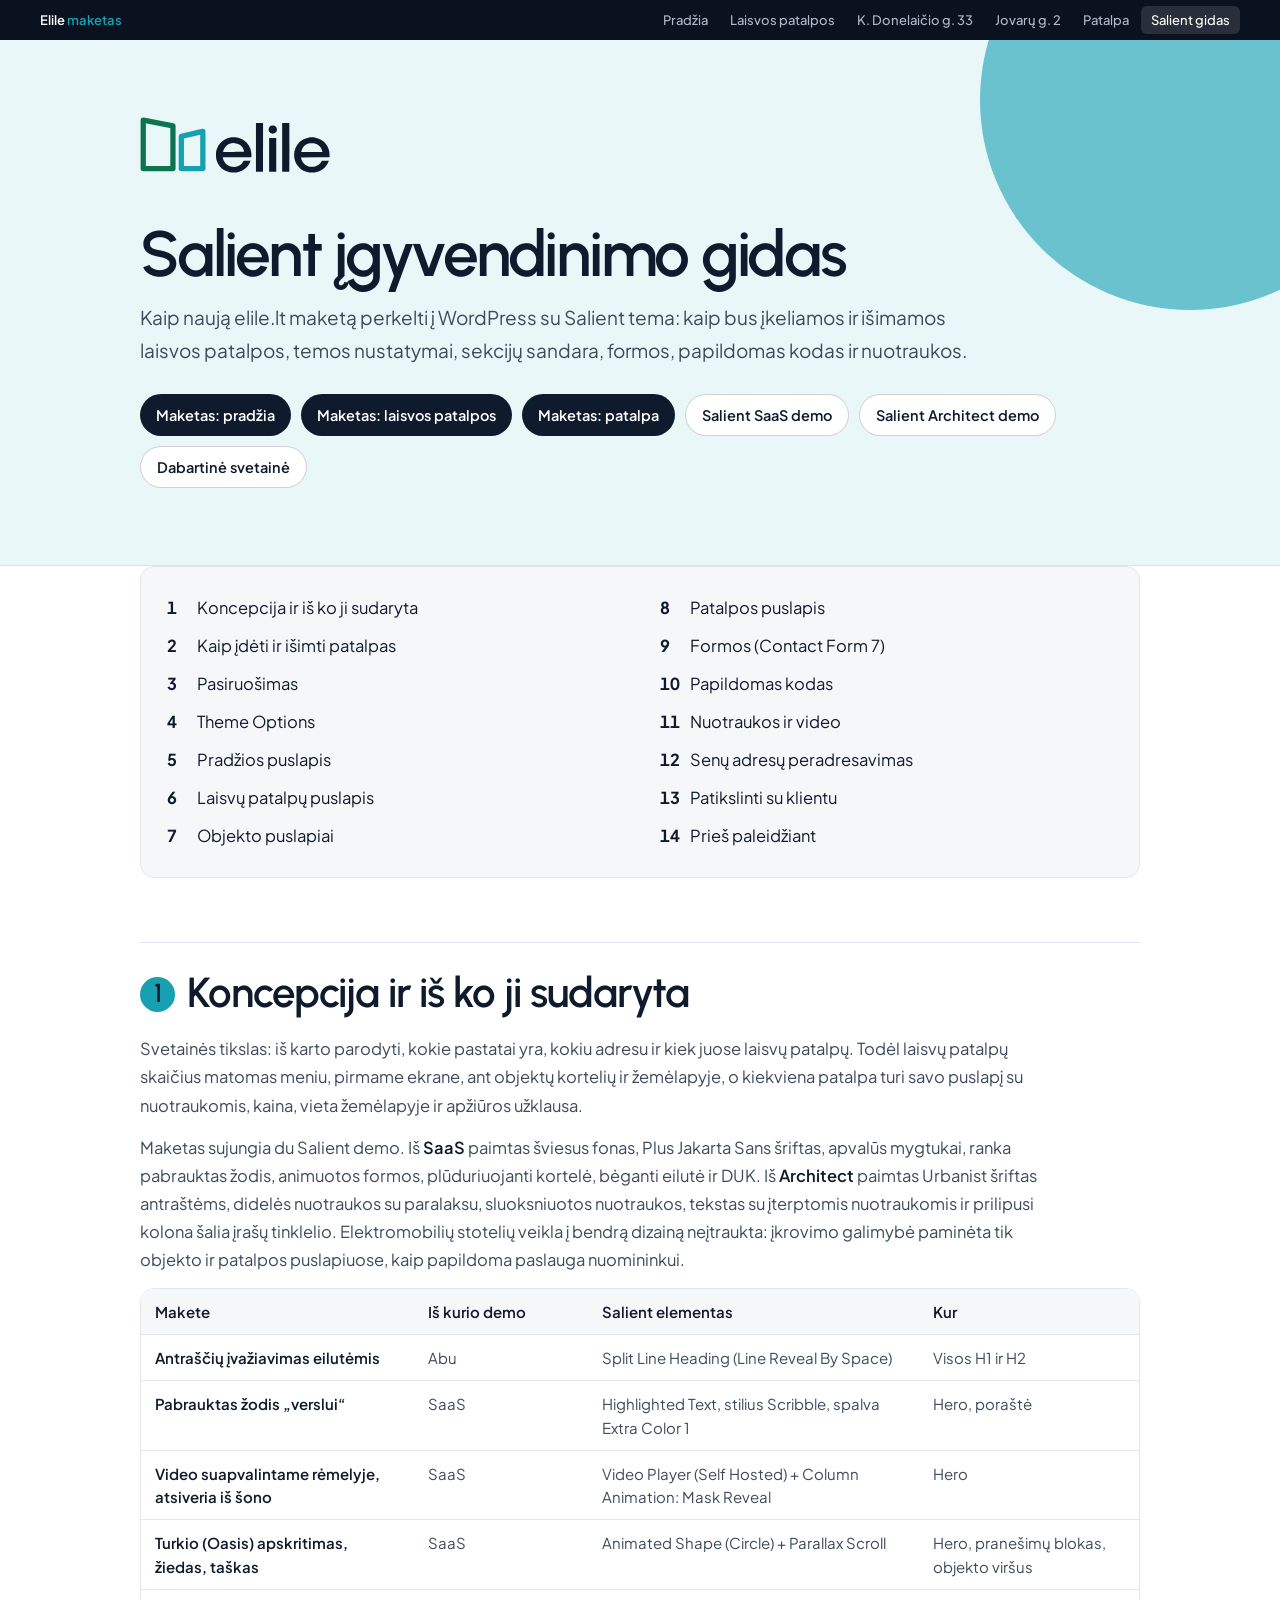
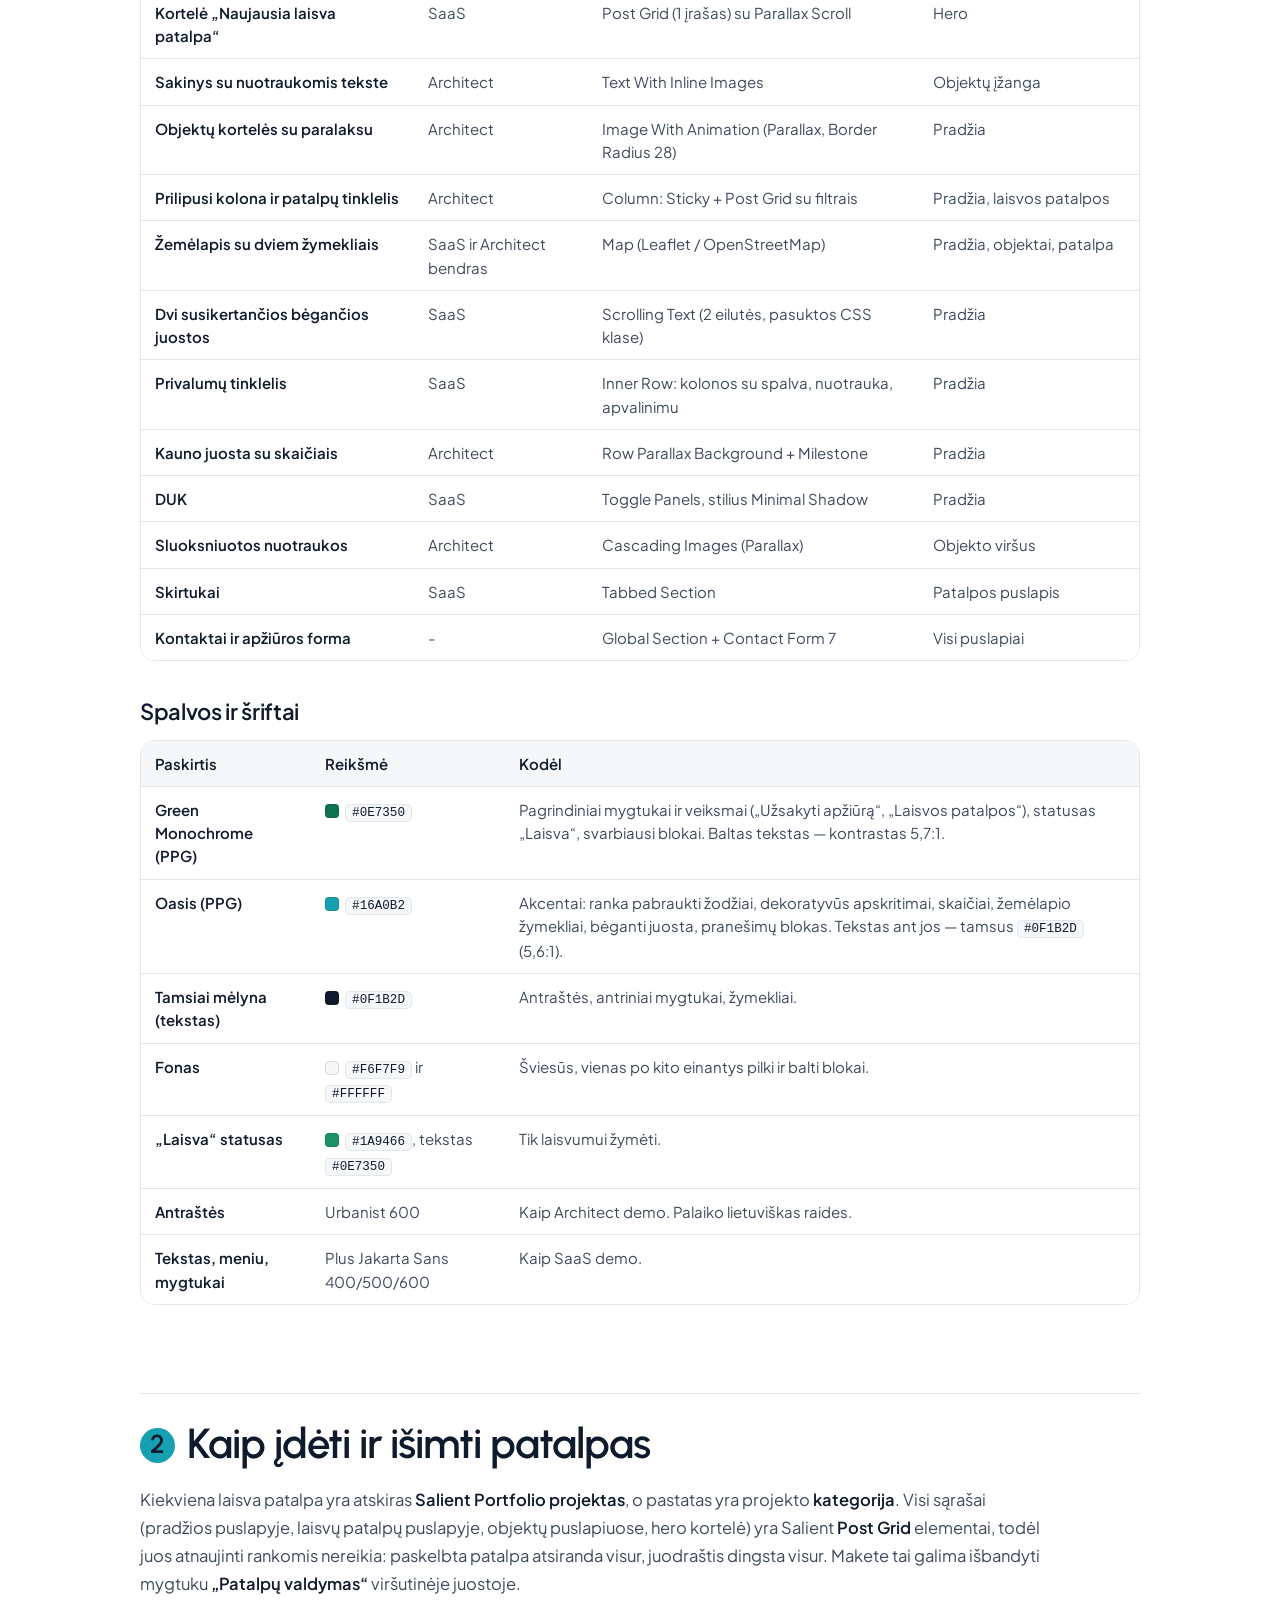
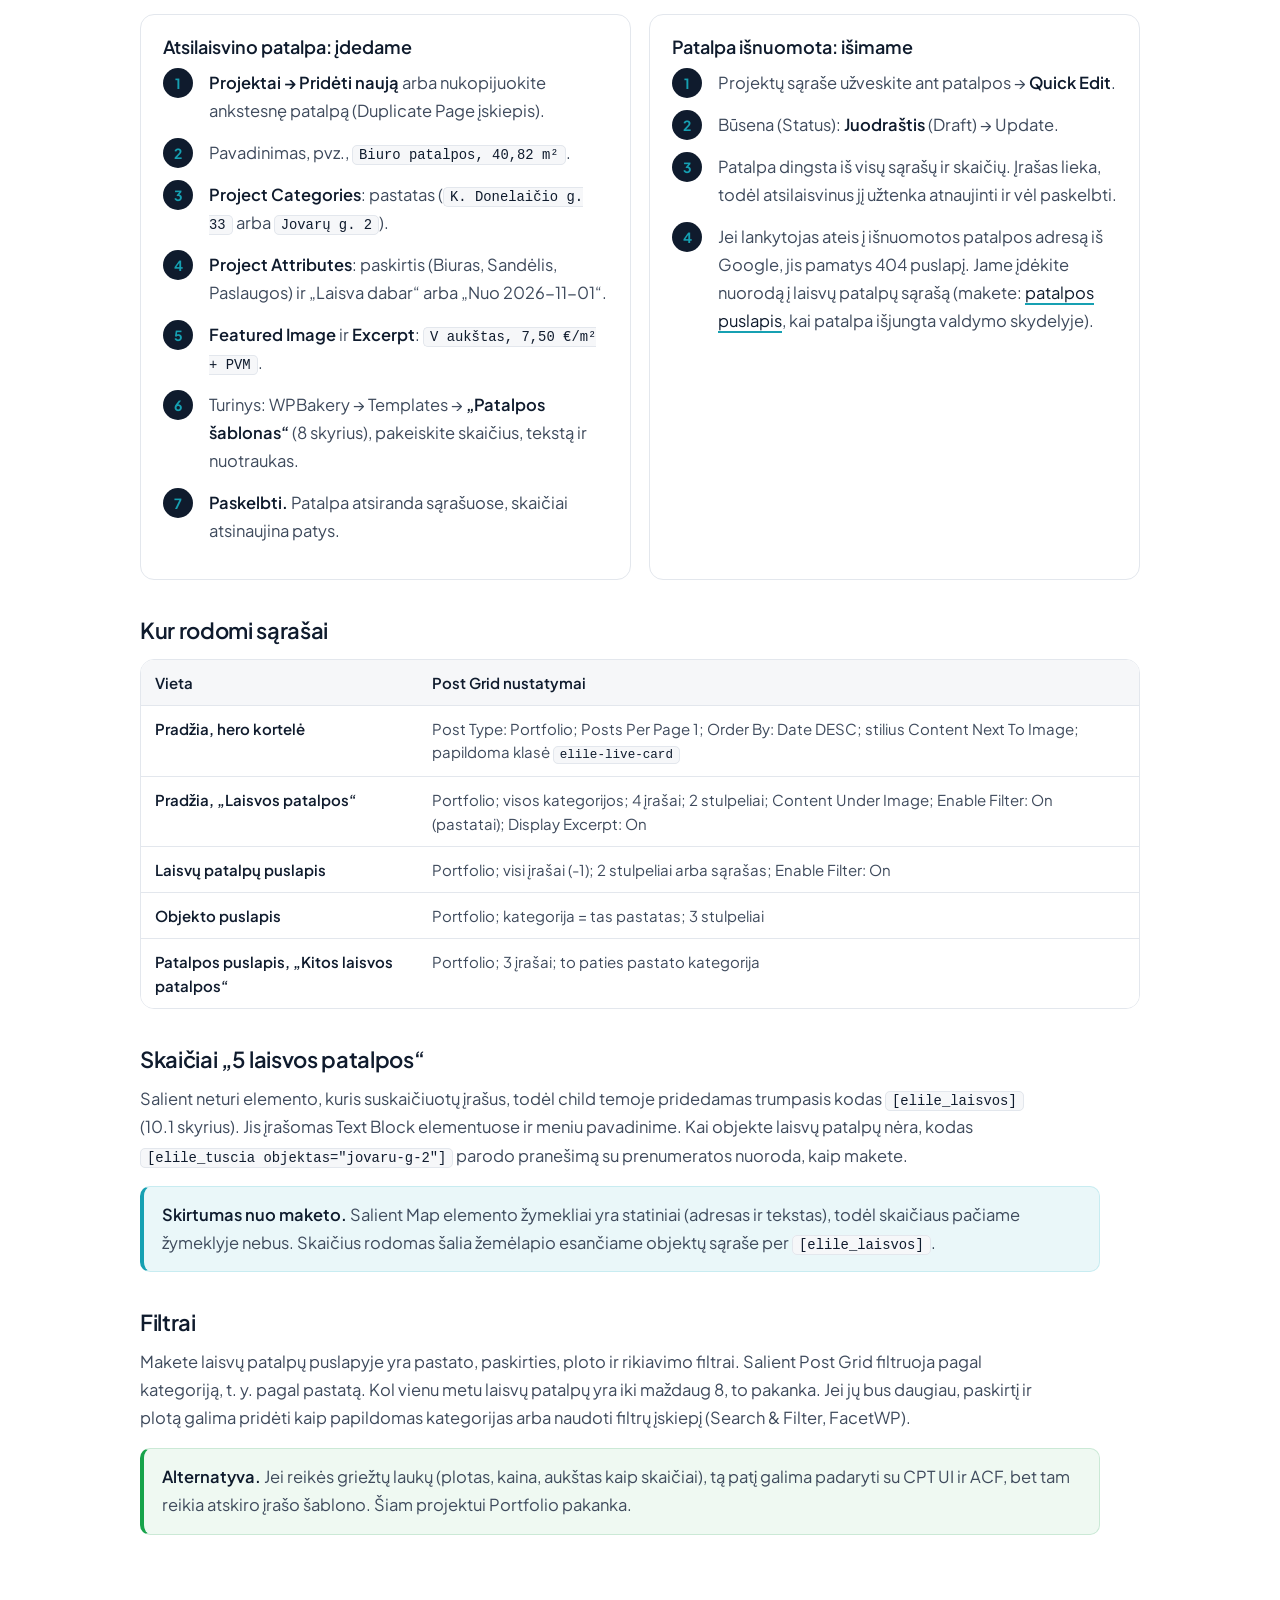
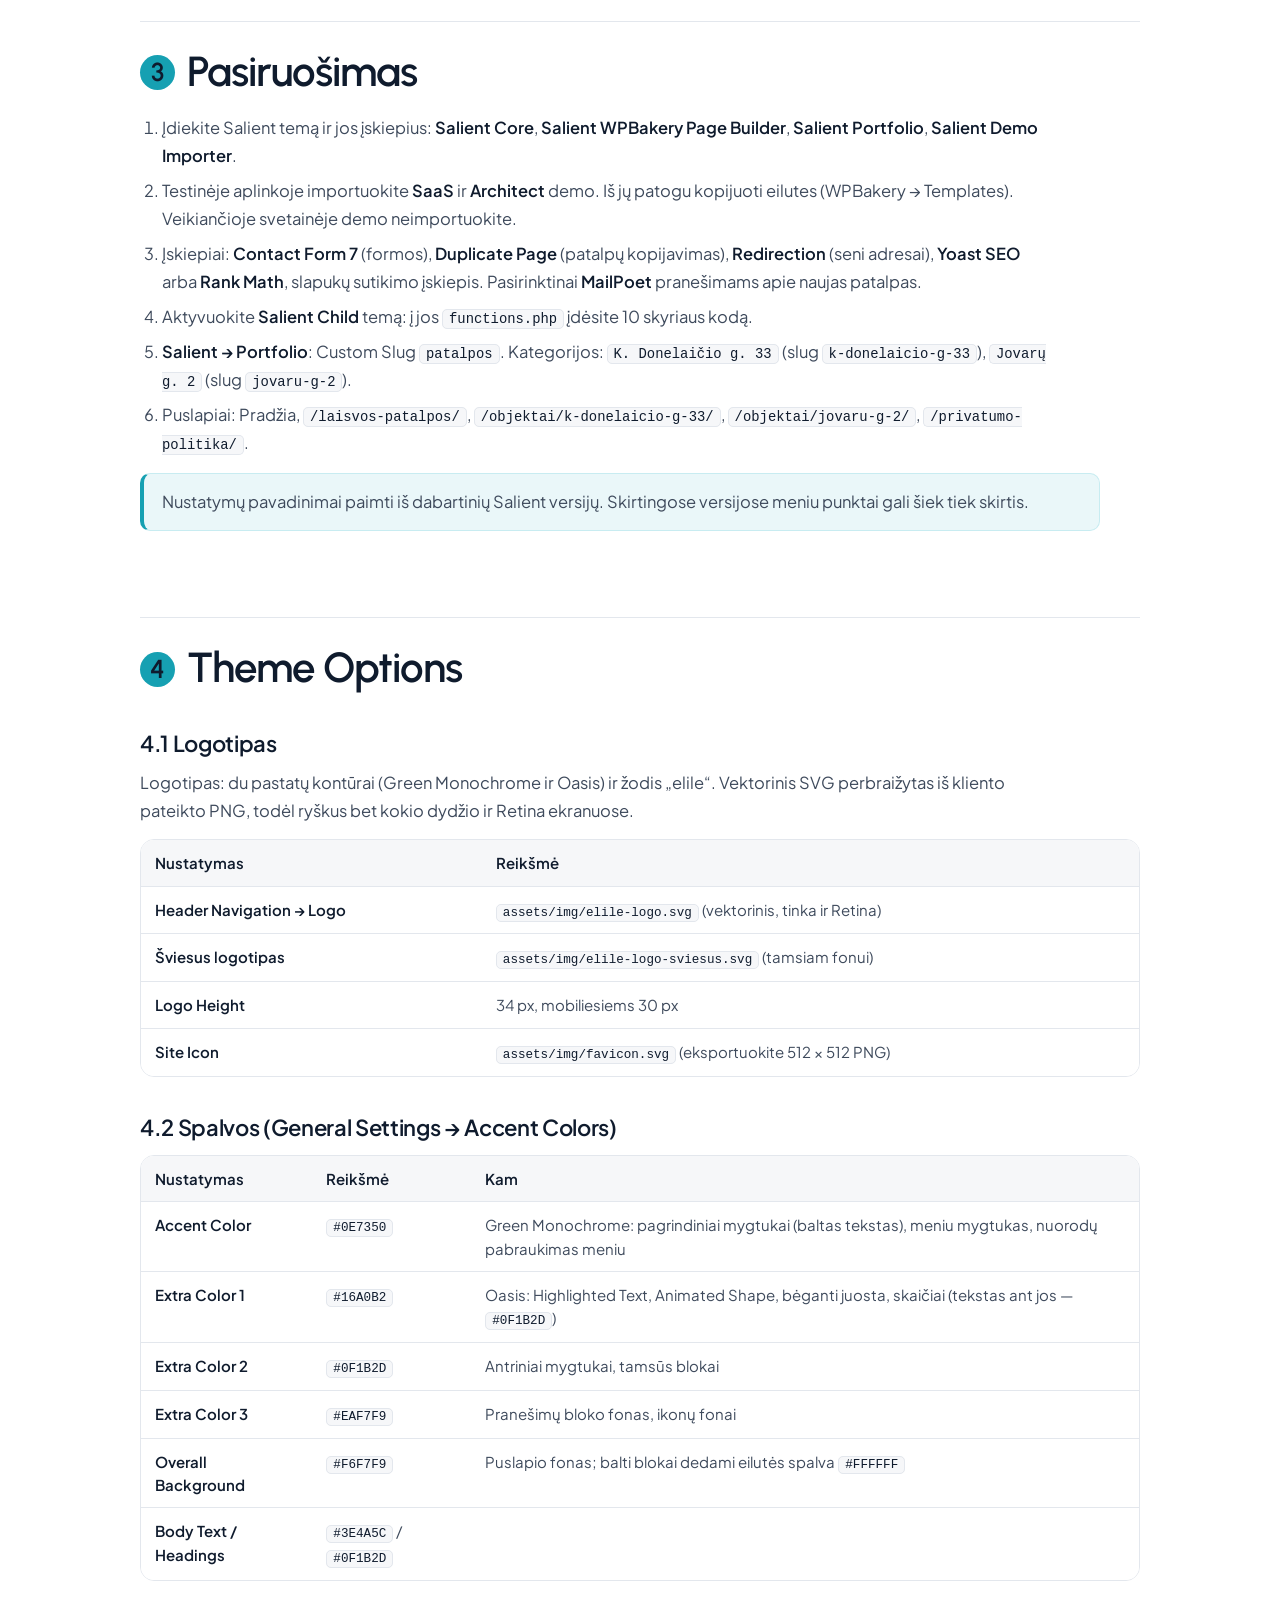
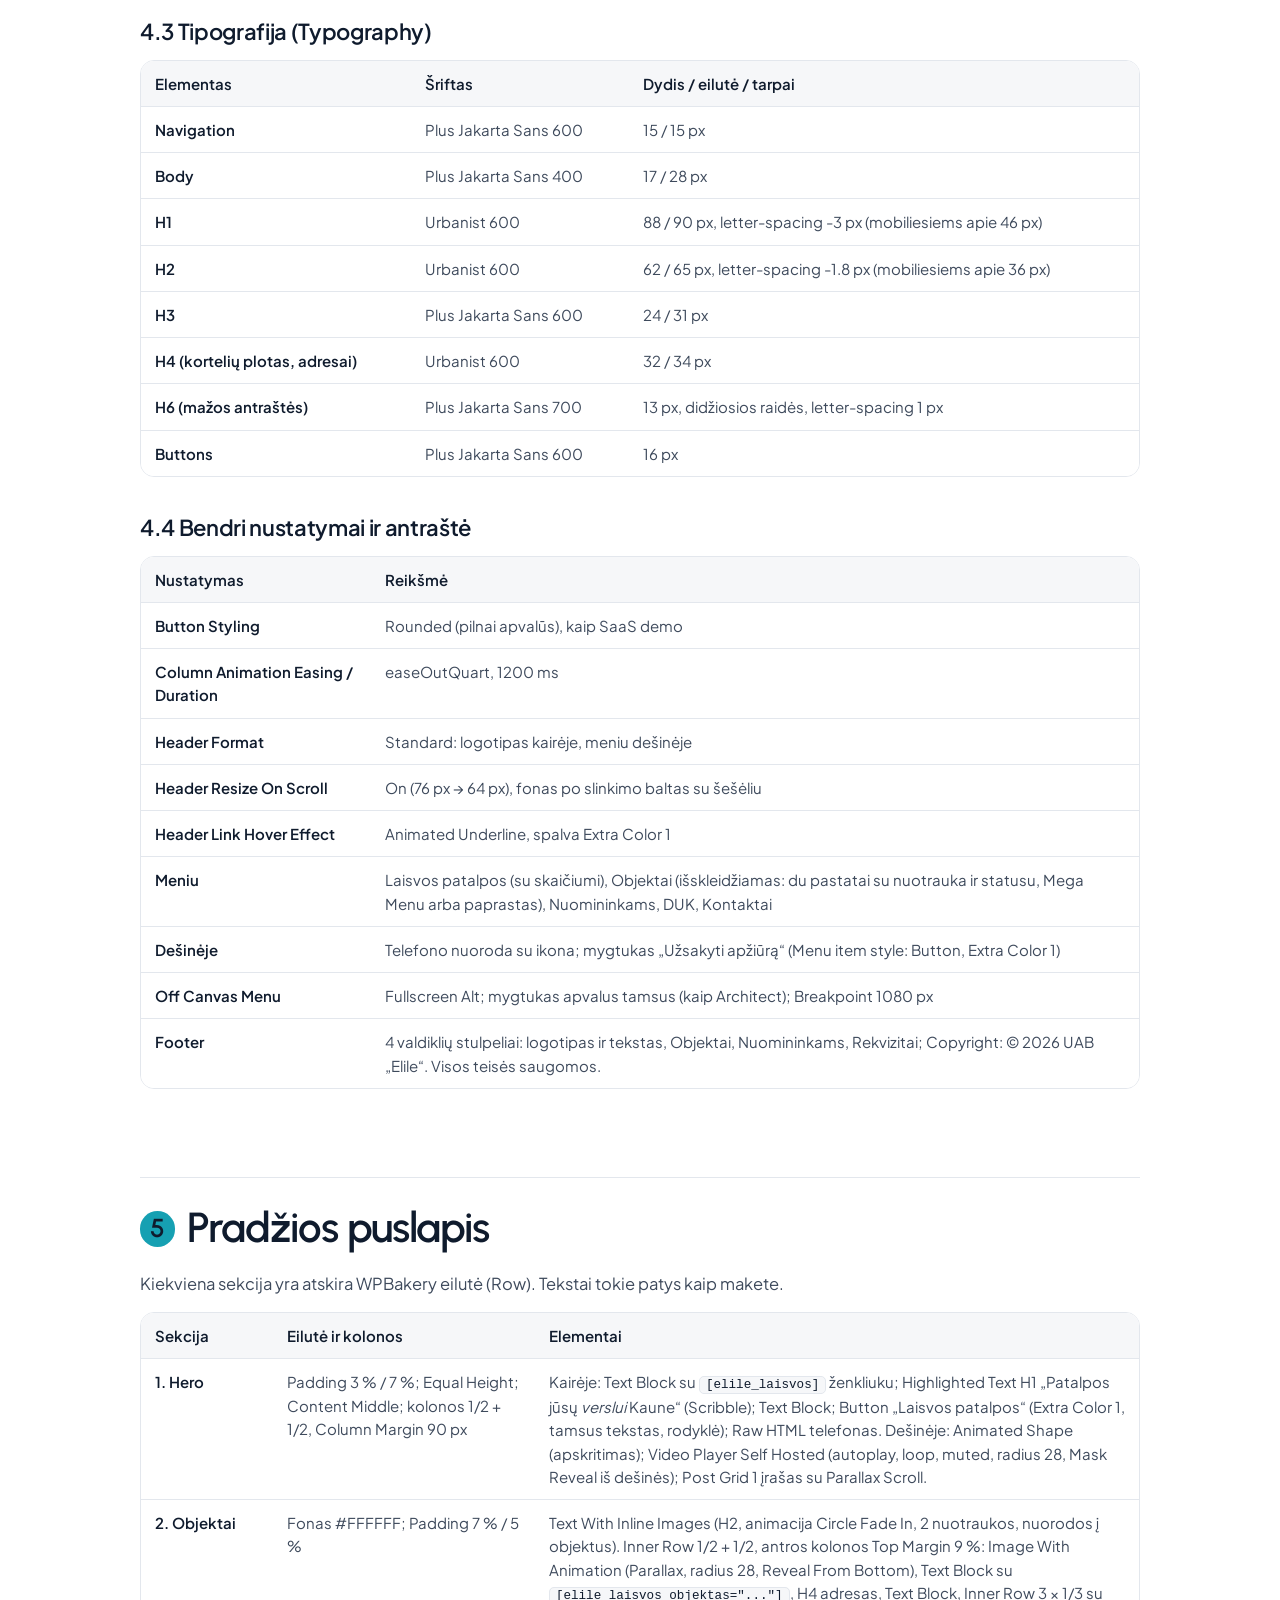
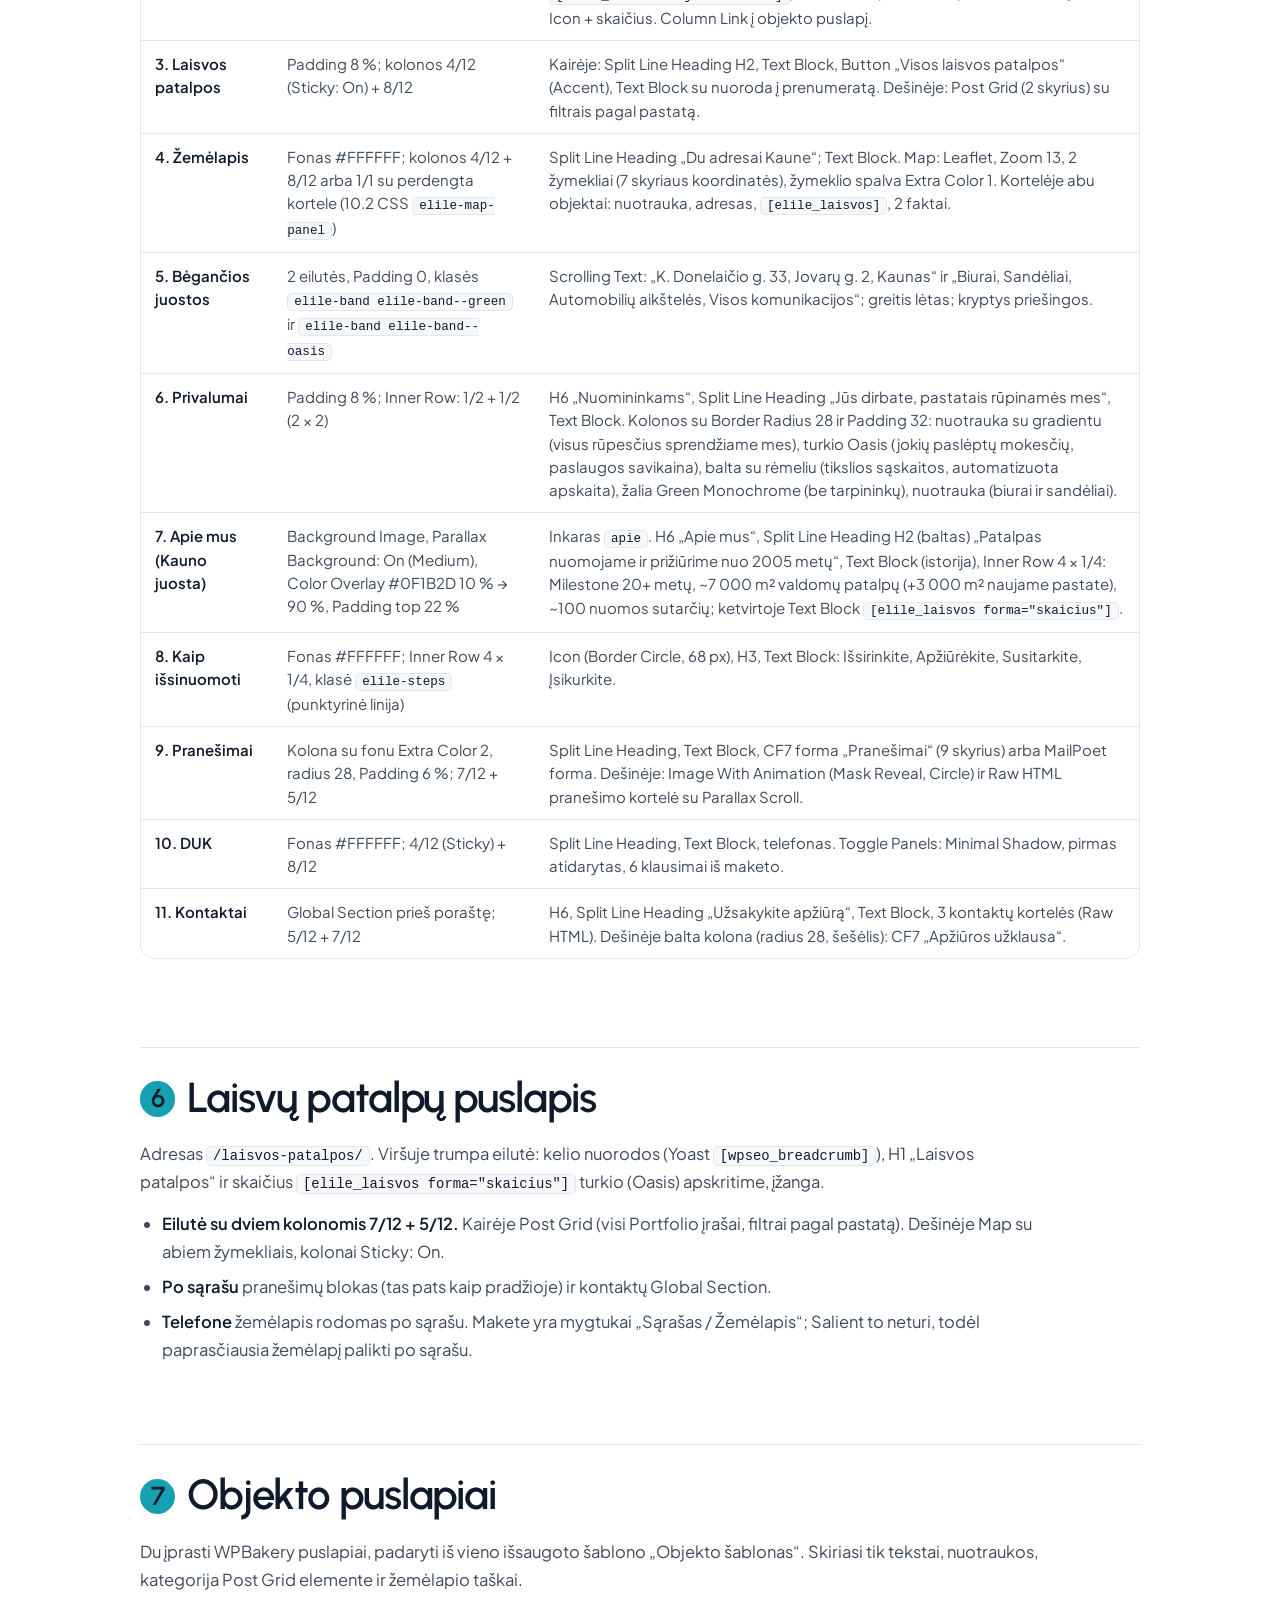
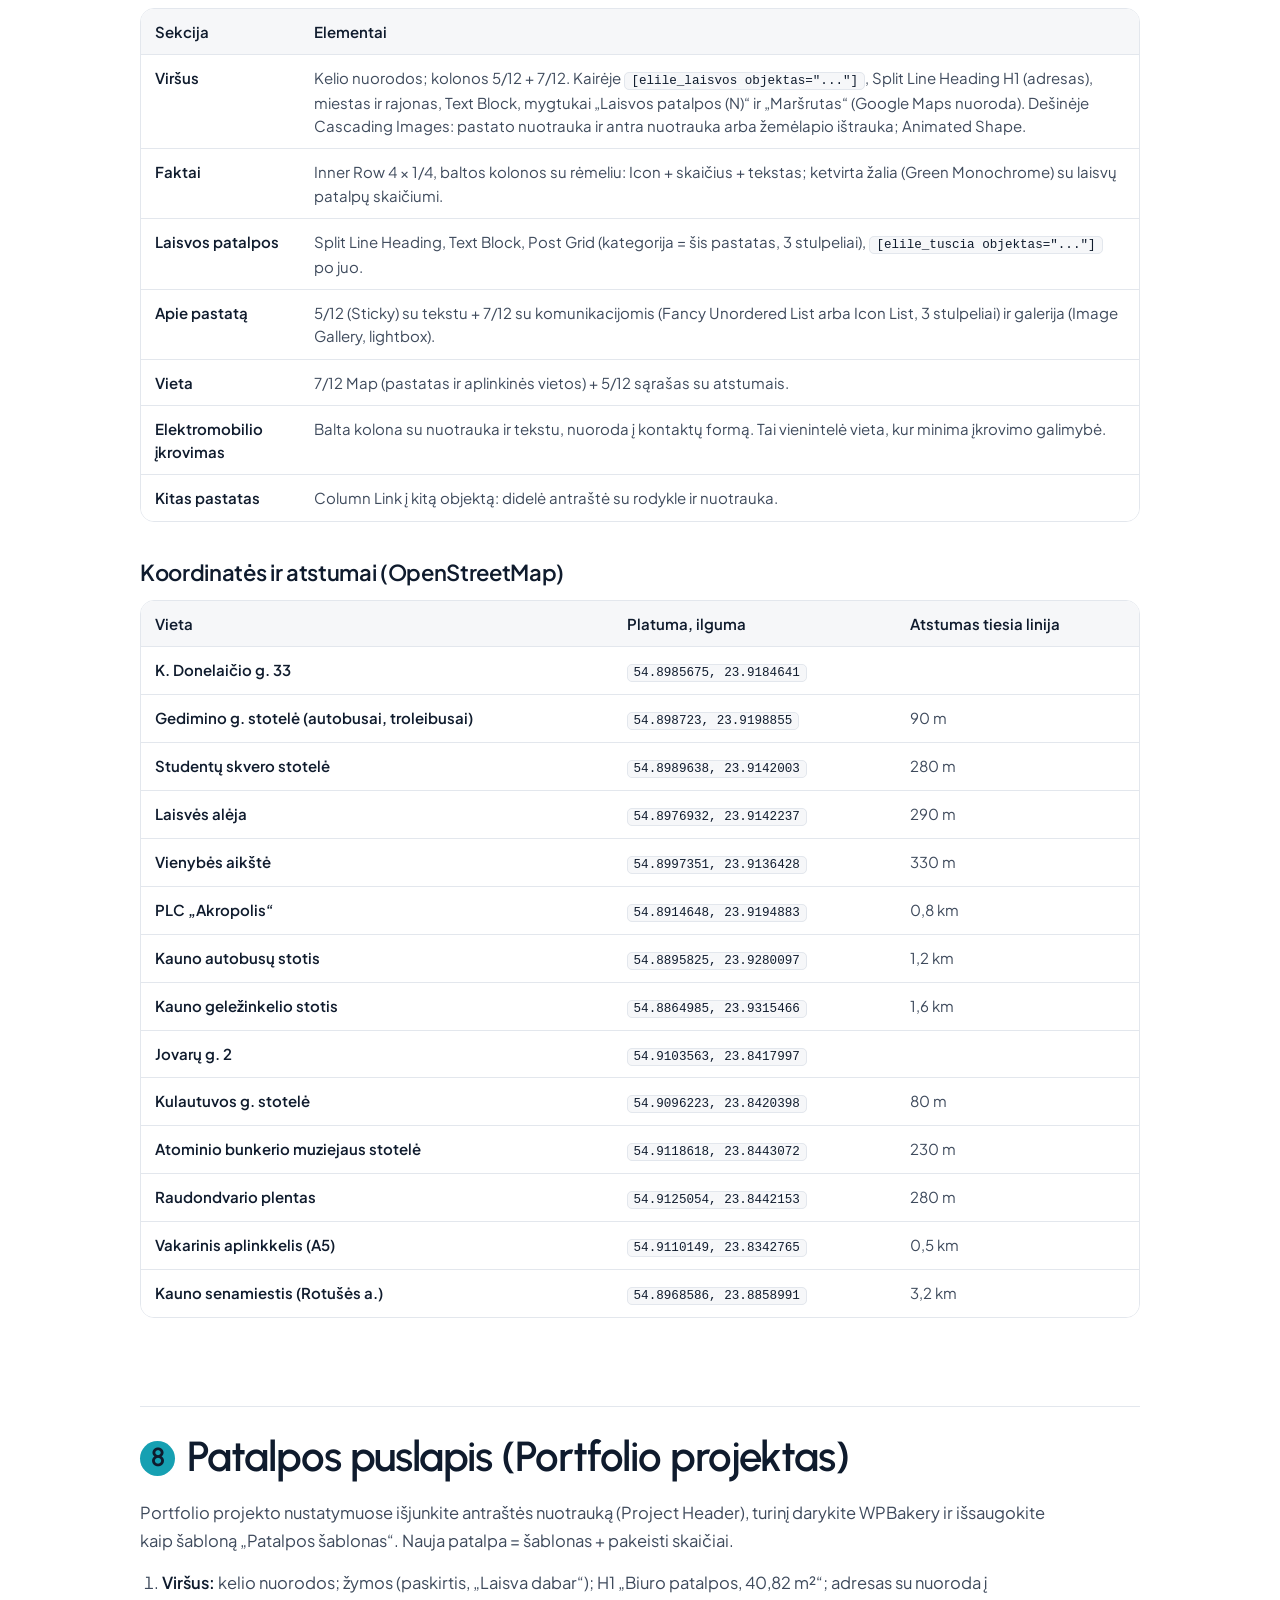
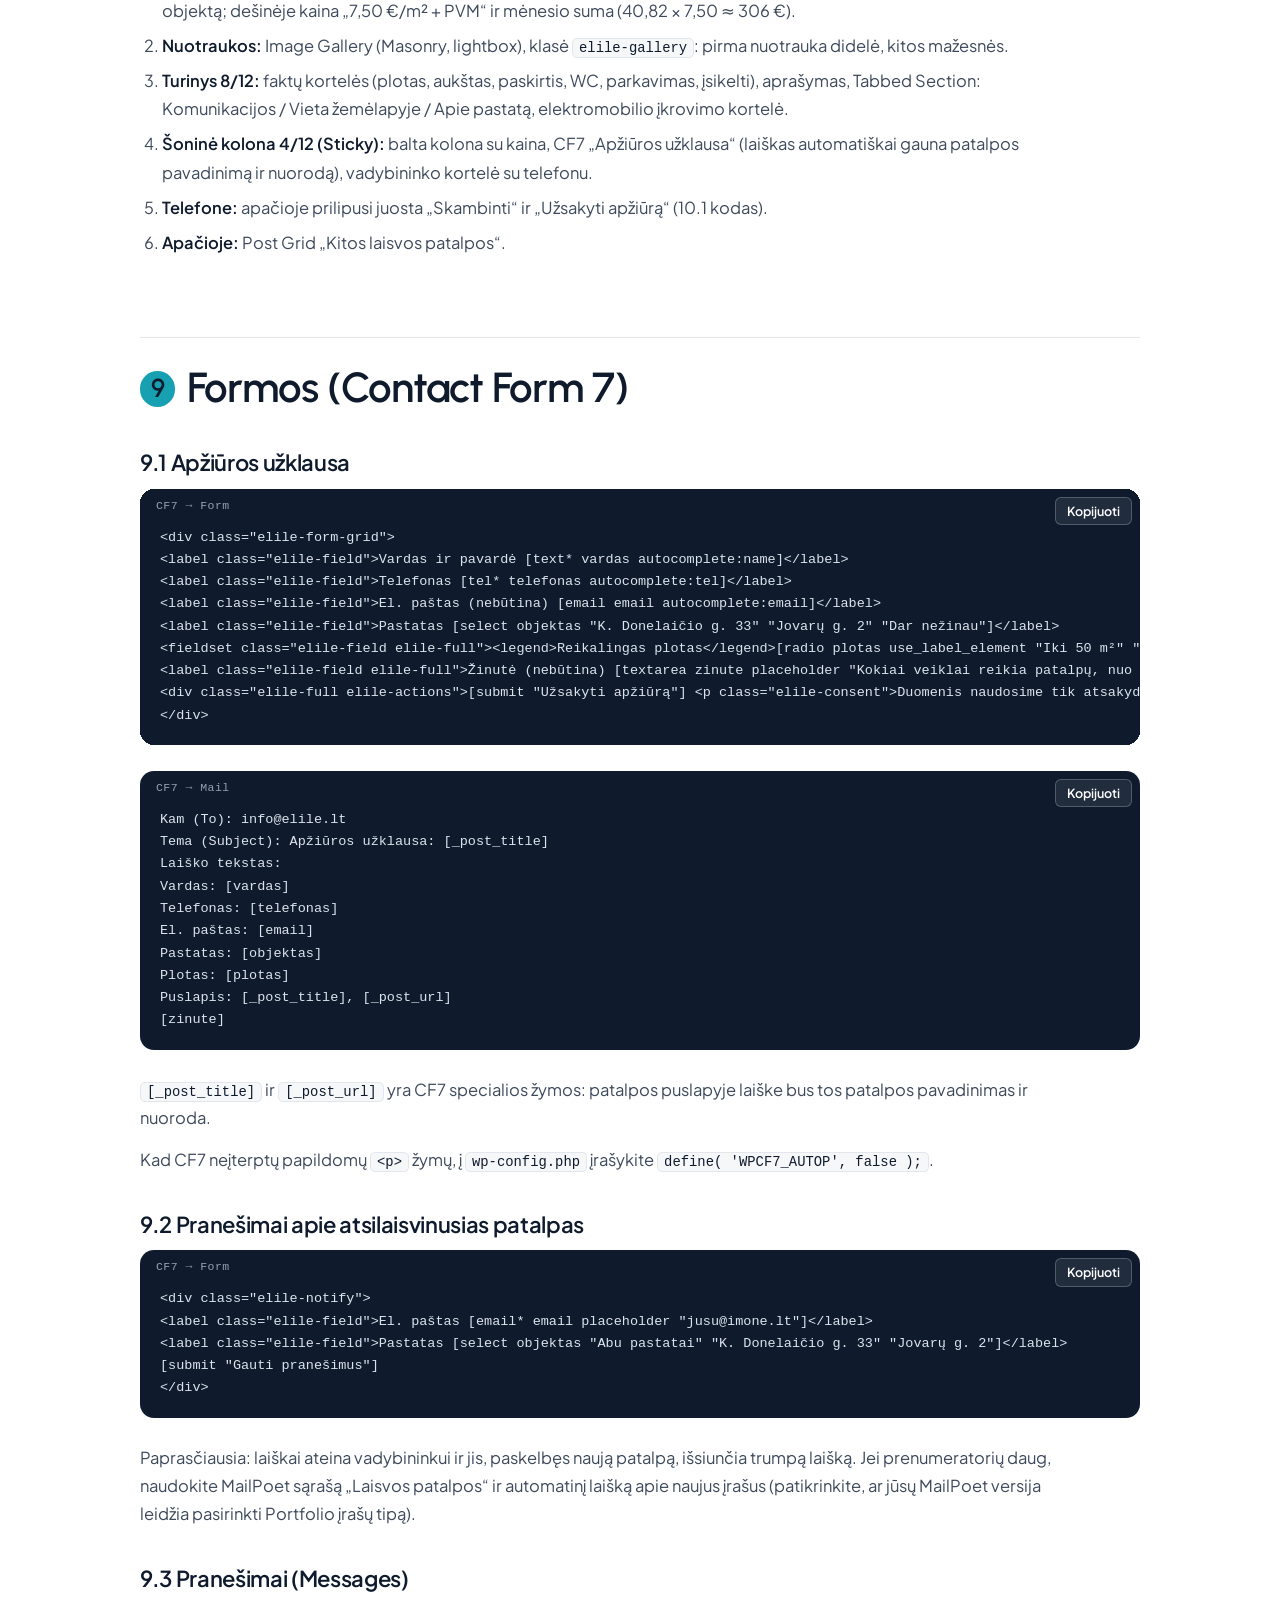
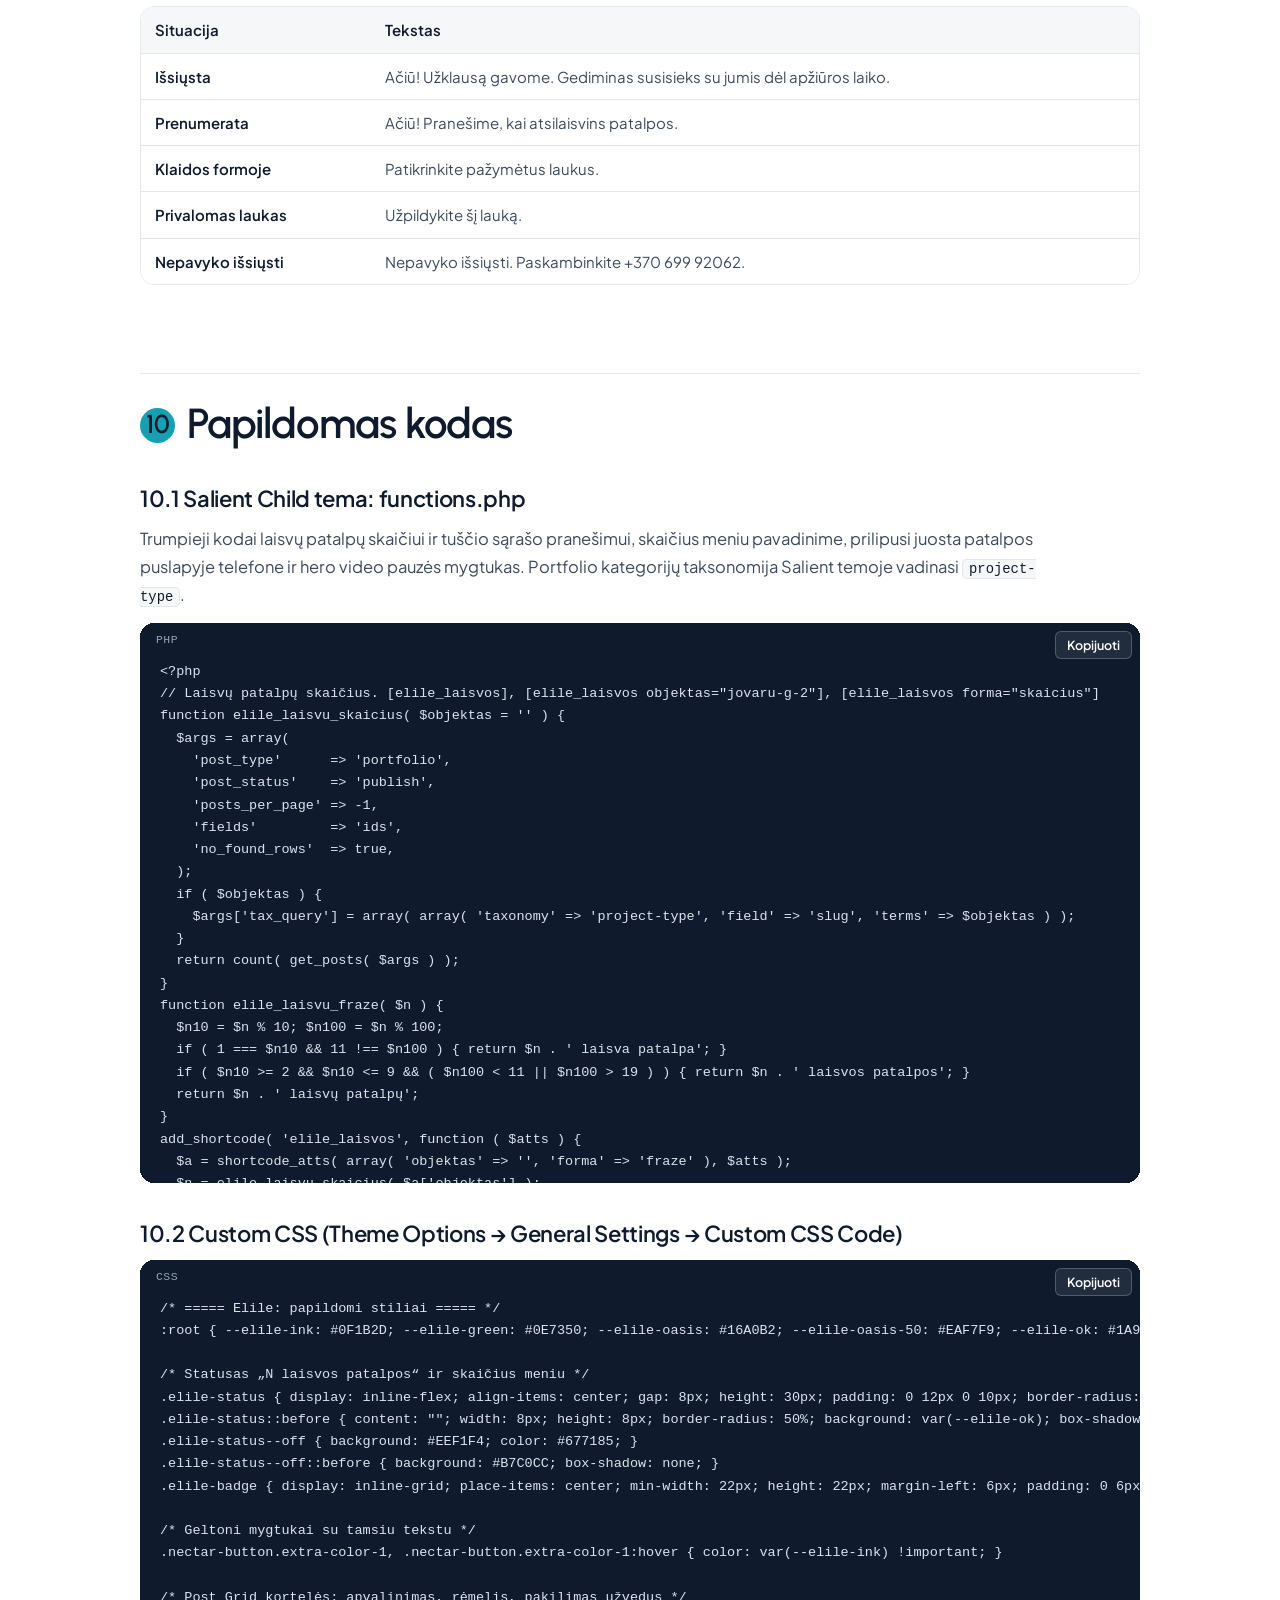
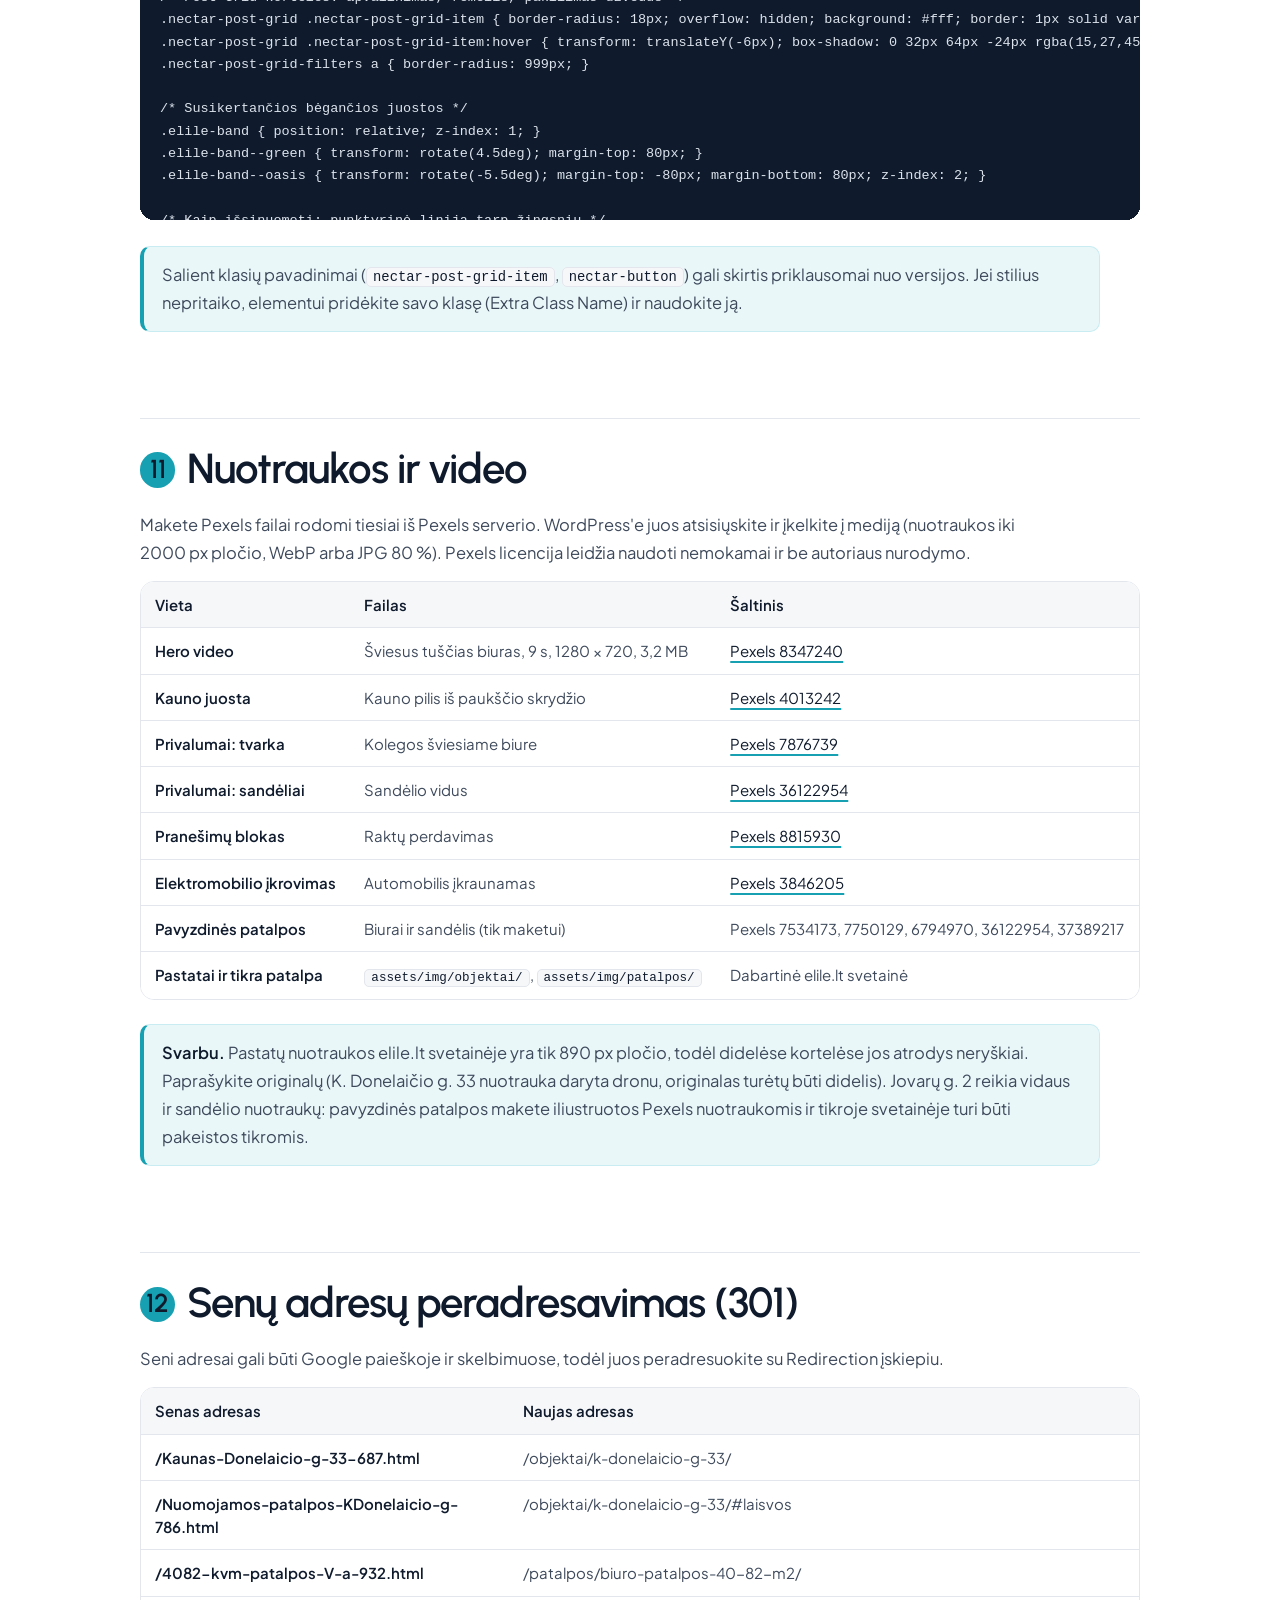
<file: salient-gidas.html>
<!doctype html>
<html lang="lt">
<head>
  <meta charset="utf-8">
  <meta name="viewport" content="width=device-width, initial-scale=1">
  <title>Salient įgyvendinimo gidas | UAB „Elile“</title>
  <meta name="robots" content="noindex">
  <link rel="icon" href="assets/img/favicon.svg?v=2" type="image/svg+xml">
  <link rel="preload" href="assets/fonts/urbanist.woff2" as="font" type="font/woff2" crossorigin>
  <link rel="preload" href="assets/fonts/plus-jakarta-sans.woff2" as="font" type="font/woff2" crossorigin>
  <style>
    @font-face { font-family: "Plus Jakarta Sans"; font-style: normal; font-weight: 200 800; font-display: swap; src: url("assets/fonts/plus-jakarta-sans.woff2") format("woff2"); }
    @font-face { font-family: "Urbanist"; font-style: normal; font-weight: 100 900; font-display: swap; src: url("assets/fonts/urbanist.woff2") format("woff2"); }
    :root {
      --ink: #0F1B2D; --text: #3E4A5C; --muted: #677185; --line: #E3E7ED; --bg: #F6F7F9;
      --sun: #16A0B2; --sun-50: #EAF7F9; --sun-100: #C8ECF1; --ok: #0E7350; --r: 14px;
      --f-d: "Urbanist", "Plus Jakarta Sans", sans-serif; --f-b: "Plus Jakarta Sans", system-ui, sans-serif;
      --mono: "JetBrains Mono", ui-monospace, SFMono-Regular, Menlo, monospace;
    }
    * { box-sizing: border-box; }
    html { scroll-behavior: smooth; scroll-padding-top: 24px; }
    @media (prefers-reduced-motion: reduce) { html { scroll-behavior: auto; } }
    body { margin: 0; background: #fff; color: var(--text); font: 400 16.5px/1.7 var(--f-b); -webkit-font-smoothing: antialiased; }
    a { color: var(--ink); text-decoration: underline; text-decoration-color: var(--sun); text-decoration-thickness: 2px; text-underline-offset: 4px; }
    a:hover { text-decoration-thickness: 4px; }
    :focus-visible { outline: 3px solid var(--ink); outline-offset: 3px; border-radius: 4px; }
    .wrap { max-width: 1080px; margin: 0 auto; padding: 0 clamp(16px, 5vw, 40px); }

    .mockbar { background: #0A1220; color: #AEB8C7; font: 500 13px/1.3 var(--f-b); }
    .mockbar .wrap { display: flex; flex-wrap: wrap; align-items: center; gap: 6px 16px; min-height: 40px; padding-block: 4px; max-width: 1600px; }
    .mockbar strong { color: #fff; font-weight: 600; } .mockbar strong span { color: var(--sun); }
    .mockbar nav { margin-left: auto; display: flex; flex-wrap: wrap; gap: 2px; }
    .mockbar nav a { color: #AEB8C7; text-decoration: none; padding: 6px 10px; border-radius: 6px; }
    .mockbar nav a:hover { color: #fff; background: rgba(255,255,255,.08); }
    .mockbar nav a[aria-current="page"] { color: #fff; background: rgba(255,255,255,.12); }

    .doc-hero { position: relative; overflow: hidden; background: var(--sun-50); border-bottom: 1px solid var(--sun-100); padding: clamp(40px, 6vw, 80px) 0 clamp(44px, 6vw, 84px); }
    .doc-hero::after { content: ""; position: absolute; width: 420px; aspect-ratio: 1; right: -120px; top: -150px; border-radius: 50%; background: var(--sun); opacity: .6; }
    .doc-hero .wrap { position: relative; z-index: 1; }
    .doc-hero img { height: 40px; width: auto; margin-bottom: clamp(26px, 4vw, 40px); }
    .doc-hero h1 { margin: 0 0 14px; color: var(--ink); font: 600 clamp(38px, 5.4vw, 64px)/1.04 var(--f-d); letter-spacing: -.035em; }
    .doc-hero p { margin: 0; max-width: 62ch; font-size: clamp(16.5px, 1.5vw, 19px); color: var(--text); }
    .doc-links { display: flex; flex-wrap: wrap; gap: 10px; margin-top: 28px; }
    .doc-links a { display: inline-flex; align-items: center; height: 42px; padding: 0 16px; border-radius: 999px; background: var(--ink); color: #fff; font-weight: 600; font-size: 14.5px; text-decoration: none; }
    .doc-links a.ghost { background: #fff; color: var(--ink); border: 1.5px solid rgba(15,27,45,.2); }
    .doc-links a:hover { transform: translateY(-1px); }

    main { padding: clamp(36px, 5vw, 56px) 0 110px; }
    .toc { columns: 2; column-gap: 40px; margin: 0; padding: 22px 26px; border: 1px solid var(--line); border-radius: var(--r); background: var(--bg); }
    .toc a { display: block; padding: 5px 0; text-decoration: none; break-inside: avoid; }
    .toc a:hover { text-decoration: underline; text-decoration-color: var(--sun); }
    .toc a span { display: inline-block; min-width: 30px; font-weight: 700; font-variant-numeric: tabular-nums; }
    @media (max-width: 640px) { .toc { columns: 1; } }

    section.doc { padding-top: clamp(44px, 5vw, 64px); }
    h2 { margin: 0 0 18px; padding-top: 26px; border-top: 1px solid var(--line); color: var(--ink); font: 600 clamp(30px, 3.4vw, 42px)/1.15 var(--f-d); letter-spacing: -.025em; }
    h2 .nr { display: inline-grid; place-items: center; min-width: 1.35em; height: 1.35em; margin-right: 12px; border-radius: 999px; background: var(--sun); font-size: .62em; vertical-align: .18em; letter-spacing: 0; }
    h3 { margin: 36px 0 12px; color: var(--ink); font: 600 clamp(19px, 1.8vw, 22px)/1.3 var(--f-b); letter-spacing: -.015em; }
    p { margin: 0 0 14px; max-width: 76ch; }
    ol, ul { margin: 0 0 16px; padding-left: 22px; }
    li { margin-bottom: 7px; max-width: 74ch; }
    b, strong { color: var(--ink); font-weight: 600; }

    .table-wrap { overflow-x: auto; margin: 14px 0 24px; border: 1px solid var(--line); border-radius: var(--r); }
    table { width: 100%; min-width: 660px; border-collapse: collapse; background: #fff; font-size: 15px; line-height: 1.55; }
    .table-wrap--wide table { min-width: 880px; }
    th { background: var(--bg); color: var(--ink); font-weight: 600; text-align: left; white-space: nowrap; }
    th, td { padding: 11px 14px; border-bottom: 1px solid var(--line); vertical-align: top; }
    tr:last-child td { border-bottom: 0; }
    td:first-child { color: var(--ink); font-weight: 600; }
    code { padding: 1px 6px; border: 1px solid var(--line); border-radius: 5px; background: var(--bg); color: var(--ink); font: 400 .84em/1.5 var(--mono); overflow-wrap: anywhere; }
    .sw { display: inline-block; width: 14px; height: 14px; border-radius: 4px; vertical-align: -2px; margin-right: 6px; border: 1px solid rgba(0,0,0,.12); }

    .code { position: relative; margin: 12px 0 26px; }
    .code::before { content: attr(data-lang); position: absolute; top: 11px; left: 16px; color: #93A1B5; font: 500 11.5px/1 var(--mono); letter-spacing: .04em; }
    .code pre { margin: 0; padding: 38px 20px 18px; max-height: 560px; overflow: auto; border-radius: var(--r); background: #0F1B2D; color: #DCE3EC; font: 400 13.5px/1.65 var(--mono); tab-size: 2; }
    .code pre code { padding: 0; border: 0; background: none; color: inherit; font: inherit; }
    .copy { position: absolute; top: 8px; right: 8px; padding: 7px 11px; border: 1px solid rgba(255,255,255,.22); border-radius: 6px; background: rgba(255,255,255,.08); color: #fff; font: 600 12.5px/1 var(--f-b); cursor: pointer; }
    .copy:hover { background: rgba(255,255,255,.16); }

    .note { margin: 16px 0 22px; padding: 14px 18px; border: 1px solid var(--sun-100); border-left: 4px solid var(--sun); border-radius: 10px; background: var(--sun-50); max-width: 80ch; }
    .note p:last-child { margin: 0; }
    .ok-note { border-color: #CBE9D6; border-left-color: #16A34A; background: #EFF9F2; }
    .steps-list { counter-reset: s; list-style: none; padding: 0; }
    .steps-list > li { counter-increment: s; position: relative; padding-left: 46px; margin-bottom: 14px; }
    .steps-list > li::before { content: counter(s); position: absolute; left: 0; top: -1px; width: 30px; height: 30px; border-radius: 50%; display: grid; place-items: center; background: var(--ink); color: var(--sun); font: 700 14px/1 var(--f-b); }
    .two { display: grid; grid-template-columns: 1fr 1fr; gap: 18px; margin: 16px 0 24px; }
    .card { padding: 20px 22px; border: 1px solid var(--line); border-radius: var(--r); background: #fff; }
    .card h4 { margin: 0 0 10px; color: var(--ink); font: 600 18px/1.3 var(--f-b); }
    .card ol, .card ul { margin-bottom: 0; }
    @media (max-width: 760px) { .two { grid-template-columns: 1fr; } }
    .chk { list-style: none; padding: 0; }
    .chk li { position: relative; padding-left: 30px; }
    .chk li::before { content: ""; position: absolute; left: 2px; top: 5px; width: 16px; height: 16px; border-radius: 5px; border: 2px solid var(--ink); }
    .foot { margin-top: 72px; padding-top: 24px; border-top: 1px solid var(--line); font-size: 14px; color: var(--muted); }
  </style>
</head>
<body>

  <div class="mockbar">
    <div class="wrap">
      <strong>Elile <span>maketas</span></strong>
      <nav aria-label="Maketo puslapiai">
        <a href="index.html">Pradžia</a>
        <a href="patalpos.html">Laisvos patalpos</a>
        <a href="objektas.html?id=donelaicio-33">K. Donelaičio g. 33</a>
        <a href="objektas.html?id=jovaru-2">Jovarų g. 2</a>
        <a href="patalpa.html?id=donelaicio-33-v-4082">Patalpa</a>
        <a href="salient-gidas.html" aria-current="page">Salient gidas</a>
      </nav>
    </div>
  </div>

  <header class="doc-hero">
    <div class="wrap">
      <img src="assets/img/elile-logo.svg?v=2" alt="elile" style="height:56px;width:auto">
      <h1>Salient įgyvendinimo gidas</h1>
      <p>Kaip naują elile.lt maketą perkelti į WordPress su Salient tema: kaip bus įkeliamos ir išimamos laisvos patalpos, temos nustatymai, sekcijų sandara, formos, papildomas kodas ir nuotraukos.</p>
      <div class="doc-links">
        <a href="index.html">Maketas: pradžia</a>
        <a href="patalpos.html">Maketas: laisvos patalpos</a>
        <a href="patalpa.html?id=donelaicio-33-v-4082">Maketas: patalpa</a>
        <a class="ghost" href="https://themenectar.com/salient/saas/" target="_blank" rel="noopener">Salient SaaS demo</a>
        <a class="ghost" href="https://themenectar.com/salient/architect/" target="_blank" rel="noopener">Salient Architect demo</a>
        <a class="ghost" href="https://www.elile.lt/Nuomojamos-patalpos-KDonelaicio-g-786.html" target="_blank" rel="noopener">Dabartinė svetainė</a>
      </div>
    </div>
  </header>

  <main class="wrap">
    <nav class="toc" aria-label="Turinys">
      <a href="#s1"><span>1</span>Koncepcija ir iš ko ji sudaryta</a>
      <a href="#s2"><span>2</span>Kaip įdėti ir išimti patalpas</a>
      <a href="#s3"><span>3</span>Pasiruošimas</a>
      <a href="#s4"><span>4</span>Theme Options</a>
      <a href="#s5"><span>5</span>Pradžios puslapis</a>
      <a href="#s6"><span>6</span>Laisvų patalpų puslapis</a>
      <a href="#s7"><span>7</span>Objekto puslapiai</a>
      <a href="#s8"><span>8</span>Patalpos puslapis</a>
      <a href="#s9"><span>9</span>Formos (Contact Form 7)</a>
      <a href="#s10"><span>10</span>Papildomas kodas</a>
      <a href="#s11"><span>11</span>Nuotraukos ir video</a>
      <a href="#s12"><span>12</span>Senų adresų peradresavimas</a>
      <a href="#s13"><span>13</span>Patikslinti su klientu</a>
      <a href="#s14"><span>14</span>Prieš paleidžiant</a>
    </nav>

    <!-- 1 -->
    <section class="doc" id="s1">
      <h2><span class="nr">1</span>Koncepcija ir iš ko ji sudaryta</h2>
      <p>Svetainės tikslas: iš karto parodyti, kokie pastatai yra, kokiu adresu ir kiek juose laisvų patalpų. Todėl laisvų patalpų skaičius matomas meniu, pirmame ekrane, ant objektų kortelių ir žemėlapyje, o kiekviena patalpa turi savo puslapį su nuotraukomis, kaina, vieta žemėlapyje ir apžiūros užklausa.</p>
      <p>Maketas sujungia du Salient demo. Iš <b>SaaS</b> paimtas šviesus fonas, Plus Jakarta Sans šriftas, apvalūs mygtukai, ranka pabrauktas žodis, animuotos formos, plūduriuojanti kortelė, bėganti eilutė ir DUK. Iš <b>Architect</b> paimtas Urbanist šriftas antraštėms, didelės nuotraukos su paralaksu, sluoksniuotos nuotraukos, tekstas su įterptomis nuotraukomis ir prilipusi kolona šalia įrašų tinklelio. Elektromobilių stotelių veikla į bendrą dizainą neįtraukta: įkrovimo galimybė paminėta tik objekto ir patalpos puslapiuose, kaip papildoma paslauga nuomininkui.</p>

      <div class="table-wrap table-wrap--wide"><table>
        <thead><tr><th>Makete</th><th>Iš kurio demo</th><th>Salient elementas</th><th>Kur</th></tr></thead>
        <tbody>
          <tr><td>Antraščių įvažiavimas eilutėmis</td><td>Abu</td><td>Split Line Heading (Line Reveal By Space)</td><td>Visos H1 ir H2</td></tr>
          <tr><td>Pabrauktas žodis „verslui“</td><td>SaaS</td><td>Highlighted Text, stilius Scribble, spalva Extra Color 1</td><td>Hero, poraštė</td></tr>
          <tr><td>Video suapvalintame rėmelyje, atsiveria iš šono</td><td>SaaS</td><td>Video Player (Self Hosted) + Column Animation: Mask Reveal</td><td>Hero</td></tr>
          <tr><td>Turkio (Oasis) apskritimas, žiedas, taškas</td><td>SaaS</td><td>Animated Shape (Circle) + Parallax Scroll</td><td>Hero, pranešimų blokas, objekto viršus</td></tr>
          <tr><td>Kortelė „Naujausia laisva patalpa“</td><td>SaaS</td><td>Post Grid (1 įrašas) su Parallax Scroll</td><td>Hero</td></tr>
          <tr><td>Sakinys su nuotraukomis tekste</td><td>Architect</td><td>Text With Inline Images</td><td>Objektų įžanga</td></tr>
          <tr><td>Objektų kortelės su paralaksu</td><td>Architect</td><td>Image With Animation (Parallax, Border Radius 28)</td><td>Pradžia</td></tr>
          <tr><td>Prilipusi kolona ir patalpų tinklelis</td><td>Architect</td><td>Column: Sticky + Post Grid su filtrais</td><td>Pradžia, laisvos patalpos</td></tr>
          <tr><td>Žemėlapis su dviem žymekliais</td><td>SaaS ir Architect bendras</td><td>Map (Leaflet / OpenStreetMap)</td><td>Pradžia, objektai, patalpa</td></tr>
          <tr><td>Dvi susikertančios bėgančios juostos</td><td>SaaS</td><td>Scrolling Text (2 eilutės, pasuktos CSS klase)</td><td>Pradžia</td></tr>
          <tr><td>Privalumų tinklelis</td><td>SaaS</td><td>Inner Row: kolonos su spalva, nuotrauka, apvalinimu</td><td>Pradžia</td></tr>
          <tr><td>Kauno juosta su skaičiais</td><td>Architect</td><td>Row Parallax Background + Milestone</td><td>Pradžia</td></tr>
          <tr><td>DUK</td><td>SaaS</td><td>Toggle Panels, stilius Minimal Shadow</td><td>Pradžia</td></tr>
          <tr><td>Sluoksniuotos nuotraukos</td><td>Architect</td><td>Cascading Images (Parallax)</td><td>Objekto viršus</td></tr>
          <tr><td>Skirtukai</td><td>SaaS</td><td>Tabbed Section</td><td>Patalpos puslapis</td></tr>
          <tr><td>Kontaktai ir apžiūros forma</td><td>-</td><td>Global Section + Contact Form 7</td><td>Visi puslapiai</td></tr>
        </tbody>
      </table></div>

      <h3>Spalvos ir šriftai</h3>
      <div class="table-wrap"><table>
        <thead><tr><th>Paskirtis</th><th>Reikšmė</th><th>Kodėl</th></tr></thead>
        <tbody>
          <tr><td>Green Monochrome (PPG)</td><td><span class="sw" style="background:#0E7350"></span><code>#0E7350</code></td><td>Pagrindiniai mygtukai ir veiksmai („Užsakyti apžiūrą“, „Laisvos patalpos“), statusas „Laisva“, svarbiausi blokai. Baltas tekstas — kontrastas 5,7:1.</td></tr>
          <tr><td>Oasis (PPG)</td><td><span class="sw" style="background:#16A0B2"></span><code>#16A0B2</code></td><td>Akcentai: ranka pabraukti žodžiai, dekoratyvūs apskritimai, skaičiai, žemėlapio žymekliai, bėganti juosta, pranešimų blokas. Tekstas ant jos — tamsus <code>#0F1B2D</code> (5,6:1).</td></tr>
          <tr><td>Tamsiai mėlyna (tekstas)</td><td><span class="sw" style="background:#0F1B2D"></span><code>#0F1B2D</code></td><td>Antraštės, antriniai mygtukai, žymekliai.</td></tr>
          <tr><td>Fonas</td><td><span class="sw" style="background:#F6F7F9"></span><code>#F6F7F9</code> ir <code>#FFFFFF</code></td><td>Šviesūs, vienas po kito einantys pilki ir balti blokai.</td></tr>
          <tr><td>„Laisva“ statusas</td><td><span class="sw" style="background:#1A9466"></span><code>#1A9466</code>, tekstas <code>#0E7350</code></td><td>Tik laisvumui žymėti.</td></tr>
          <tr><td>Antraštės</td><td>Urbanist 600</td><td>Kaip Architect demo. Palaiko lietuviškas raides.</td></tr>
          <tr><td>Tekstas, meniu, mygtukai</td><td>Plus Jakarta Sans 400/500/600</td><td>Kaip SaaS demo.</td></tr>
        </tbody>
      </table></div>
    </section>

    <!-- 2 -->
    <section class="doc" id="s2">
      <h2><span class="nr">2</span>Kaip įdėti ir išimti patalpas</h2>
      <p>Kiekviena laisva patalpa yra atskiras <b>Salient Portfolio projektas</b>, o pastatas yra projekto <b>kategorija</b>. Visi sąrašai (pradžios puslapyje, laisvų patalpų puslapyje, objektų puslapiuose, hero kortelė) yra Salient <b>Post Grid</b> elementai, todėl juos atnaujinti rankomis nereikia: paskelbta patalpa atsiranda visur, juodraštis dingsta visur. Makete tai galima išbandyti mygtuku <b>„Patalpų valdymas“</b> viršutinėje juostoje.</p>

      <div class="two">
        <div class="card">
          <h4>Atsilaisvino patalpa: įdedame</h4>
          <ol class="steps-list">
            <li><b>Projektai → Pridėti naują</b> arba nukopijuokite ankstesnę patalpą (Duplicate Page įskiepis).</li>
            <li>Pavadinimas, pvz., <code>Biuro patalpos, 40,82 m²</code>.</li>
            <li><b>Project Categories</b>: pastatas (<code>K. Donelaičio g. 33</code> arba <code>Jovarų g. 2</code>).</li>
            <li><b>Project Attributes</b>: paskirtis (Biuras, Sandėlis, Paslaugos) ir „Laisva dabar“ arba „Nuo 2026-11-01“.</li>
            <li><b>Featured Image</b> ir <b>Excerpt</b>: <code>V aukštas, 7,50 €/m² + PVM</code>.</li>
            <li>Turinys: WPBakery → Templates → <b>„Patalpos šablonas“</b> (8 skyrius), pakeiskite skaičius, tekstą ir nuotraukas.</li>
            <li><b>Paskelbti.</b> Patalpa atsiranda sąrašuose, skaičiai atsinaujina patys.</li>
          </ol>
        </div>
        <div class="card">
          <h4>Patalpa išnuomota: išimame</h4>
          <ol class="steps-list">
            <li>Projektų sąraše užveskite ant patalpos → <b>Quick Edit</b>.</li>
            <li>Būsena (Status): <b>Juodraštis</b> (Draft) → Update.</li>
            <li>Patalpa dingsta iš visų sąrašų ir skaičių. Įrašas lieka, todėl atsilaisvinus jį užtenka atnaujinti ir vėl paskelbti.</li>
            <li>Jei lankytojas ateis į išnuomotos patalpos adresą iš Google, jis pamatys 404 puslapį. Jame įdėkite nuorodą į laisvų patalpų sąrašą (makete: <a href="patalpa.html?id=donelaicio-33-v-4082">patalpos puslapis</a>, kai patalpa išjungta valdymo skydelyje).</li>
          </ol>
        </div>
      </div>

      <h3>Kur rodomi sąrašai</h3>
      <div class="table-wrap"><table>
        <thead><tr><th>Vieta</th><th>Post Grid nustatymai</th></tr></thead>
        <tbody>
          <tr><td>Pradžia, hero kortelė</td><td>Post Type: Portfolio; Posts Per Page 1; Order By: Date DESC; stilius Content Next To Image; papildoma klasė <code>elile-live-card</code></td></tr>
          <tr><td>Pradžia, „Laisvos patalpos“</td><td>Portfolio; visos kategorijos; 4 įrašai; 2 stulpeliai; Content Under Image; Enable Filter: On (pastatai); Display Excerpt: On</td></tr>
          <tr><td>Laisvų patalpų puslapis</td><td>Portfolio; visi įrašai (-1); 2 stulpeliai arba sąrašas; Enable Filter: On</td></tr>
          <tr><td>Objekto puslapis</td><td>Portfolio; kategorija = tas pastatas; 3 stulpeliai</td></tr>
          <tr><td>Patalpos puslapis, „Kitos laisvos patalpos“</td><td>Portfolio; 3 įrašai; to paties pastato kategorija</td></tr>
        </tbody>
      </table></div>

      <h3>Skaičiai „5 laisvos patalpos“</h3>
      <p>Salient neturi elemento, kuris suskaičiuotų įrašus, todėl child temoje pridedamas trumpasis kodas <code>[elile_laisvos]</code> (10.1 skyrius). Jis įrašomas Text Block elementuose ir meniu pavadinime. Kai objekte laisvų patalpų nėra, kodas <code>[elile_tuscia objektas="jovaru-g-2"]</code> parodo pranešimą su prenumeratos nuoroda, kaip makete.</p>
      <div class="note"><p><b>Skirtumas nuo maketo.</b> Salient Map elemento žymekliai yra statiniai (adresas ir tekstas), todėl skaičiaus pačiame žymeklyje nebus. Skaičius rodomas šalia žemėlapio esančiame objektų sąraše per <code>[elile_laisvos]</code>.</p></div>

      <h3>Filtrai</h3>
      <p>Makete laisvų patalpų puslapyje yra pastato, paskirties, ploto ir rikiavimo filtrai. Salient Post Grid filtruoja pagal kategoriją, t. y. pagal pastatą. Kol vienu metu laisvų patalpų yra iki maždaug 8, to pakanka. Jei jų bus daugiau, paskirtį ir plotą galima pridėti kaip papildomas kategorijas arba naudoti filtrų įskiepį (Search &amp; Filter, FacetWP).</p>
      <div class="note ok-note"><p><b>Alternatyva.</b> Jei reikės griežtų laukų (plotas, kaina, aukštas kaip skaičiai), tą patį galima padaryti su CPT UI ir ACF, bet tam reikia atskiro įrašo šablono. Šiam projektui Portfolio pakanka.</p></div>
    </section>

    <!-- 3 -->
    <section class="doc" id="s3">
      <h2><span class="nr">3</span>Pasiruošimas</h2>
      <ol>
        <li>Įdiekite Salient temą ir jos įskiepius: <b>Salient Core</b>, <b>Salient WPBakery Page Builder</b>, <b>Salient Portfolio</b>, <b>Salient Demo Importer</b>.</li>
        <li>Testinėje aplinkoje importuokite <b>SaaS</b> ir <b>Architect</b> demo. Iš jų patogu kopijuoti eilutes (WPBakery → Templates). Veikiančioje svetainėje demo neimportuokite.</li>
        <li>Įskiepiai: <b>Contact Form 7</b> (formos), <b>Duplicate Page</b> (patalpų kopijavimas), <b>Redirection</b> (seni adresai), <b>Yoast SEO</b> arba <b>Rank Math</b>, slapukų sutikimo įskiepis. Pasirinktinai <b>MailPoet</b> pranešimams apie naujas patalpas.</li>
        <li>Aktyvuokite <b>Salient Child</b> temą: į jos <code>functions.php</code> įdėsite 10 skyriaus kodą.</li>
        <li><b>Salient → Portfolio</b>: Custom Slug <code>patalpos</code>. Kategorijos: <code>K. Donelaičio g. 33</code> (slug <code>k-donelaicio-g-33</code>), <code>Jovarų g. 2</code> (slug <code>jovaru-g-2</code>).</li>
        <li>Puslapiai: Pradžia, <code>/laisvos-patalpos/</code>, <code>/objektai/k-donelaicio-g-33/</code>, <code>/objektai/jovaru-g-2/</code>, <code>/privatumo-politika/</code>.</li>
      </ol>
      <div class="note"><p>Nustatymų pavadinimai paimti iš dabartinių Salient versijų. Skirtingose versijose meniu punktai gali šiek tiek skirtis.</p></div>
    </section>

    <!-- 4 -->
    <section class="doc" id="s4">
      <h2><span class="nr">4</span>Theme Options</h2>
      <h3>4.1 Logotipas</h3>
      <p>Logotipas: du pastatų kontūrai (Green Monochrome ir Oasis) ir žodis „elile“. Vektorinis SVG perbraižytas iš kliento pateikto PNG, todėl ryškus bet kokio dydžio ir Retina ekranuose.</p>
      <div class="table-wrap"><table>
        <thead><tr><th>Nustatymas</th><th>Reikšmė</th></tr></thead>
        <tbody>
          <tr><td>Header Navigation → Logo</td><td><code>assets/img/elile-logo.svg</code> (vektorinis, tinka ir Retina)</td></tr>
          <tr><td>Šviesus logotipas</td><td><code>assets/img/elile-logo-sviesus.svg</code> (tamsiam fonui)</td></tr>
          <tr><td>Logo Height</td><td>34 px, mobiliesiems 30 px</td></tr>
          <tr><td>Site Icon</td><td><code>assets/img/favicon.svg</code> (eksportuokite 512 × 512 PNG)</td></tr>
        </tbody>
      </table></div>

      <h3>4.2 Spalvos (General Settings → Accent Colors)</h3>
      <div class="table-wrap"><table>
        <thead><tr><th>Nustatymas</th><th>Reikšmė</th><th>Kam</th></tr></thead>
        <tbody>
          <tr><td>Accent Color</td><td><code>#0E7350</code></td><td>Green Monochrome: pagrindiniai mygtukai (baltas tekstas), meniu mygtukas, nuorodų pabraukimas meniu</td></tr>
          <tr><td>Extra Color 1</td><td><code>#16A0B2</code></td><td>Oasis: Highlighted Text, Animated Shape, bėganti juosta, skaičiai (tekstas ant jos — <code>#0F1B2D</code>)</td></tr>
          <tr><td>Extra Color 2</td><td><code>#0F1B2D</code></td><td>Antriniai mygtukai, tamsūs blokai</td></tr>
          <tr><td>Extra Color 3</td><td><code>#EAF7F9</code></td><td>Pranešimų bloko fonas, ikonų fonai</td></tr>
          <tr><td>Overall Background</td><td><code>#F6F7F9</code></td><td>Puslapio fonas; balti blokai dedami eilutės spalva <code>#FFFFFF</code></td></tr>
          <tr><td>Body Text / Headings</td><td><code>#3E4A5C</code> / <code>#0F1B2D</code></td><td></td></tr>
        </tbody>
      </table></div>

      <h3>4.3 Tipografija (Typography)</h3>
      <div class="table-wrap"><table>
        <thead><tr><th>Elementas</th><th>Šriftas</th><th>Dydis / eilutė / tarpai</th></tr></thead>
        <tbody>
          <tr><td>Navigation</td><td>Plus Jakarta Sans 600</td><td>15 / 15 px</td></tr>
          <tr><td>Body</td><td>Plus Jakarta Sans 400</td><td>17 / 28 px</td></tr>
          <tr><td>H1</td><td>Urbanist 600</td><td>88 / 90 px, letter-spacing -3 px (mobiliesiems apie 46 px)</td></tr>
          <tr><td>H2</td><td>Urbanist 600</td><td>62 / 65 px, letter-spacing -1.8 px (mobiliesiems apie 36 px)</td></tr>
          <tr><td>H3</td><td>Plus Jakarta Sans 600</td><td>24 / 31 px</td></tr>
          <tr><td>H4 (kortelių plotas, adresai)</td><td>Urbanist 600</td><td>32 / 34 px</td></tr>
          <tr><td>H6 (mažos antraštės)</td><td>Plus Jakarta Sans 700</td><td>13 px, didžiosios raidės, letter-spacing 1 px</td></tr>
          <tr><td>Buttons</td><td>Plus Jakarta Sans 600</td><td>16 px</td></tr>
        </tbody>
      </table></div>

      <h3>4.4 Bendri nustatymai ir antraštė</h3>
      <div class="table-wrap"><table>
        <thead><tr><th>Nustatymas</th><th>Reikšmė</th></tr></thead>
        <tbody>
          <tr><td>Button Styling</td><td>Rounded (pilnai apvalūs), kaip SaaS demo</td></tr>
          <tr><td>Column Animation Easing / Duration</td><td>easeOutQuart, 1200 ms</td></tr>
          <tr><td>Header Format</td><td>Standard: logotipas kairėje, meniu dešinėje</td></tr>
          <tr><td>Header Resize On Scroll</td><td>On (76 px → 64 px), fonas po slinkimo baltas su šešėliu</td></tr>
          <tr><td>Header Link Hover Effect</td><td>Animated Underline, spalva Extra Color 1</td></tr>
          <tr><td>Meniu</td><td>Laisvos patalpos (su skaičiumi), Objektai (išskleidžiamas: du pastatai su nuotrauka ir statusu, Mega Menu arba paprastas), Nuomininkams, DUK, Kontaktai</td></tr>
          <tr><td>Dešinėje</td><td>Telefono nuoroda su ikona; mygtukas „Užsakyti apžiūrą“ (Menu item style: Button, Extra Color 1)</td></tr>
          <tr><td>Off Canvas Menu</td><td>Fullscreen Alt; mygtukas apvalus tamsus (kaip Architect); Breakpoint 1080 px</td></tr>
          <tr><td>Footer</td><td>4 valdiklių stulpeliai: logotipas ir tekstas, Objektai, Nuomininkams, Rekvizitai; Copyright: © 2026 UAB „Elile“. Visos teisės saugomos.</td></tr>
        </tbody>
      </table></div>
    </section>

    <!-- 5 -->
    <section class="doc" id="s5">
      <h2><span class="nr">5</span>Pradžios puslapis</h2>
      <p>Kiekviena sekcija yra atskira WPBakery eilutė (Row). Tekstai tokie patys kaip makete.</p>
      <div class="table-wrap table-wrap--wide"><table>
        <thead><tr><th>Sekcija</th><th>Eilutė ir kolonos</th><th>Elementai</th></tr></thead>
        <tbody>
          <tr><td>1. Hero</td><td>Padding 3 % / 7 %; Equal Height; Content Middle; kolonos 1/2 + 1/2, Column Margin 90 px</td><td>Kairėje: Text Block su <code>[elile_laisvos]</code> ženkliuku; Highlighted Text H1 „Patalpos jūsų <em>verslui</em> Kaune“ (Scribble); Text Block; Button „Laisvos patalpos“ (Extra Color 1, tamsus tekstas, rodyklė); Raw HTML telefonas. Dešinėje: Animated Shape (apskritimas); Video Player Self Hosted (autoplay, loop, muted, radius 28, Mask Reveal iš dešinės); Post Grid 1 įrašas su Parallax Scroll.</td></tr>
          <tr><td>2. Objektai</td><td>Fonas #FFFFFF; Padding 7 % / 5 %</td><td>Text With Inline Images (H2, animacija Circle Fade In, 2 nuotraukos, nuorodos į objektus). Inner Row 1/2 + 1/2, antros kolonos Top Margin 9 %: Image With Animation (Parallax, radius 28, Reveal From Bottom), Text Block su <code>[elile_laisvos objektas="..."]</code>, H4 adresas, Text Block, Inner Row 3 × 1/3 su Icon + skaičius. Column Link į objekto puslapį.</td></tr>
          <tr><td>3. Laisvos patalpos</td><td>Padding 8 %; kolonos 4/12 (Sticky: On) + 8/12</td><td>Kairėje: Split Line Heading H2, Text Block, Button „Visos laisvos patalpos“ (Accent), Text Block su nuoroda į prenumeratą. Dešinėje: Post Grid (2 skyrius) su filtrais pagal pastatą.</td></tr>
          <tr><td>4. Žemėlapis</td><td>Fonas #FFFFFF; kolonos 4/12 + 8/12 arba 1/1 su perdengta kortele (10.2 CSS <code>elile-map-panel</code>)</td><td>Split Line Heading „Du adresai Kaune“; Text Block. Map: Leaflet, Zoom 13, 2 žymekliai (7 skyriaus koordinatės), žymeklio spalva Extra Color 1. Kortelėje abu objektai: nuotrauka, adresas, <code>[elile_laisvos]</code>, 2 faktai.</td></tr>
          <tr><td>5. Bėgančios juostos</td><td>2 eilutės, Padding 0, klasės <code>elile-band elile-band--green</code> ir <code>elile-band elile-band--oasis</code></td><td>Scrolling Text: „K. Donelaičio g. 33, Jovarų g. 2, Kaunas“ ir „Biurai, Sandėliai, Automobilių aikštelės, Visos komunikacijos“; greitis lėtas; kryptys priešingos.</td></tr>
          <tr><td>6. Privalumai</td><td>Padding 8 %; Inner Row: 1/2 + 1/2 (2 × 2)</td><td>H6 „Nuomininkams“, Split Line Heading „Jūs dirbate, pastatais rūpinamės mes“, Text Block. Kolonos su Border Radius 28 ir Padding 32: nuotrauka su gradientu (visus rūpesčius sprendžiame mes), turkio Oasis (jokių paslėptų mokesčių, paslaugos savikaina), balta su rėmeliu (tikslios sąskaitos, automatizuota apskaita), žalia Green Monochrome (be tarpininkų), nuotrauka (biurai ir sandėliai).</td></tr>
          <tr><td>7. Apie mus (Kauno juosta)</td><td>Background Image, Parallax Background: On (Medium), Color Overlay #0F1B2D 10 % → 90 %, Padding top 22 %</td><td>Inkaras <code>apie</code>. H6 „Apie mus“, Split Line Heading H2 (baltas) „Patalpas nuomojame ir prižiūrime nuo 2005 metų“, Text Block (istorija), Inner Row 4 × 1/4: Milestone 20+ metų, ~7 000 m² valdomų patalpų (+3 000 m² naujame pastate), ~100 nuomos sutarčių; ketvirtoje Text Block <code>[elile_laisvos forma="skaicius"]</code>.</td></tr>
          <tr><td>8. Kaip išsinuomoti</td><td>Fonas #FFFFFF; Inner Row 4 × 1/4, klasė <code>elile-steps</code> (punktyrinė linija)</td><td>Icon (Border Circle, 68 px), H3, Text Block: Išsirinkite, Apžiūrėkite, Susitarkite, Įsikurkite.</td></tr>
          <tr><td>9. Pranešimai</td><td>Kolona su fonu Extra Color 2, radius 28, Padding 6 %; 7/12 + 5/12</td><td>Split Line Heading, Text Block, CF7 forma „Pranešimai“ (9 skyrius) arba MailPoet forma. Dešinėje: Image With Animation (Mask Reveal, Circle) ir Raw HTML pranešimo kortelė su Parallax Scroll.</td></tr>
          <tr><td>10. DUK</td><td>Fonas #FFFFFF; 4/12 (Sticky) + 8/12</td><td>Split Line Heading, Text Block, telefonas. Toggle Panels: Minimal Shadow, pirmas atidarytas, 6 klausimai iš maketo.</td></tr>
          <tr><td>11. Kontaktai</td><td>Global Section prieš poraštę; 5/12 + 7/12</td><td>H6, Split Line Heading „Užsakykite apžiūrą“, Text Block, 3 kontaktų kortelės (Raw HTML). Dešinėje balta kolona (radius 28, šešėlis): CF7 „Apžiūros užklausa“.</td></tr>
        </tbody>
      </table></div>
    </section>

    <!-- 6 -->
    <section class="doc" id="s6">
      <h2><span class="nr">6</span>Laisvų patalpų puslapis</h2>
      <p>Adresas <code>/laisvos-patalpos/</code>. Viršuje trumpa eilutė: kelio nuorodos (Yoast <code>[wpseo_breadcrumb]</code>), H1 „Laisvos patalpos“ ir skaičius <code>[elile_laisvos forma="skaicius"]</code> turkio (Oasis) apskritime, įžanga.</p>
      <ul>
        <li><b>Eilutė su dviem kolonomis 7/12 + 5/12.</b> Kairėje Post Grid (visi Portfolio įrašai, filtrai pagal pastatą). Dešinėje Map su abiem žymekliais, kolonai Sticky: On.</li>
        <li><b>Po sąrašu</b> pranešimų blokas (tas pats kaip pradžioje) ir kontaktų Global Section.</li>
        <li><b>Telefone</b> žemėlapis rodomas po sąrašu. Makete yra mygtukai „Sąrašas / Žemėlapis“; Salient to neturi, todėl paprasčiausia žemėlapį palikti po sąrašu.</li>
      </ul>
    </section>

    <!-- 7 -->
    <section class="doc" id="s7">
      <h2><span class="nr">7</span>Objekto puslapiai</h2>
      <p>Du įprasti WPBakery puslapiai, padaryti iš vieno išsaugoto šablono „Objekto šablonas“. Skiriasi tik tekstai, nuotraukos, kategorija Post Grid elemente ir žemėlapio taškai.</p>
      <div class="table-wrap table-wrap--wide"><table>
        <thead><tr><th>Sekcija</th><th>Elementai</th></tr></thead>
        <tbody>
          <tr><td>Viršus</td><td>Kelio nuorodos; kolonos 5/12 + 7/12. Kairėje <code>[elile_laisvos objektas="..."]</code>, Split Line Heading H1 (adresas), miestas ir rajonas, Text Block, mygtukai „Laisvos patalpos (N)“ ir „Maršrutas“ (Google Maps nuoroda). Dešinėje Cascading Images: pastato nuotrauka ir antra nuotrauka arba žemėlapio ištrauka; Animated Shape.</td></tr>
          <tr><td>Faktai</td><td>Inner Row 4 × 1/4, baltos kolonos su rėmeliu: Icon + skaičius + tekstas; ketvirta žalia (Green Monochrome) su laisvų patalpų skaičiumi.</td></tr>
          <tr><td>Laisvos patalpos</td><td>Split Line Heading, Text Block, Post Grid (kategorija = šis pastatas, 3 stulpeliai), <code>[elile_tuscia objektas="..."]</code> po juo.</td></tr>
          <tr><td>Apie pastatą</td><td>5/12 (Sticky) su tekstu + 7/12 su komunikacijomis (Fancy Unordered List arba Icon List, 3 stulpeliai) ir galerija (Image Gallery, lightbox).</td></tr>
          <tr><td>Vieta</td><td>7/12 Map (pastatas ir aplinkinės vietos) + 5/12 sąrašas su atstumais.</td></tr>
          <tr><td>Elektromobilio įkrovimas</td><td>Balta kolona su nuotrauka ir tekstu, nuoroda į kontaktų formą. Tai vienintelė vieta, kur minima įkrovimo galimybė.</td></tr>
          <tr><td>Kitas pastatas</td><td>Column Link į kitą objektą: didelė antraštė su rodykle ir nuotrauka.</td></tr>
        </tbody>
      </table></div>
      <h3>Koordinatės ir atstumai (OpenStreetMap)</h3>
      <div class="table-wrap"><table>
        <thead><tr><th>Vieta</th><th>Platuma, ilguma</th><th>Atstumas tiesia linija</th></tr></thead>
        <tbody>
          <tr><td>K. Donelaičio g. 33</td><td><code>54.8985675, 23.9184641</code></td><td></td></tr>
          <tr><td>Gedimino g. stotelė (autobusai, troleibusai)</td><td><code>54.898723, 23.9198855</code></td><td>90 m</td></tr>
          <tr><td>Studentų skvero stotelė</td><td><code>54.8989638, 23.9142003</code></td><td>280 m</td></tr>
          <tr><td>Laisvės alėja</td><td><code>54.8976932, 23.9142237</code></td><td>290 m</td></tr>
          <tr><td>Vienybės aikštė</td><td><code>54.8997351, 23.9136428</code></td><td>330 m</td></tr>
          <tr><td>PLC „Akropolis“</td><td><code>54.8914648, 23.9194883</code></td><td>0,8 km</td></tr>
          <tr><td>Kauno autobusų stotis</td><td><code>54.8895825, 23.9280097</code></td><td>1,2 km</td></tr>
          <tr><td>Kauno geležinkelio stotis</td><td><code>54.8864985, 23.9315466</code></td><td>1,6 km</td></tr>
          <tr><td>Jovarų g. 2</td><td><code>54.9103563, 23.8417997</code></td><td></td></tr>
          <tr><td>Kulautuvos g. stotelė</td><td><code>54.9096223, 23.8420398</code></td><td>80 m</td></tr>
          <tr><td>Atominio bunkerio muziejaus stotelė</td><td><code>54.9118618, 23.8443072</code></td><td>230 m</td></tr>
          <tr><td>Raudondvario plentas</td><td><code>54.9125054, 23.8442153</code></td><td>280 m</td></tr>
          <tr><td>Vakarinis aplinkkelis (A5)</td><td><code>54.9110149, 23.8342765</code></td><td>0,5 km</td></tr>
          <tr><td>Kauno senamiestis (Rotušės a.)</td><td><code>54.8968586, 23.8858991</code></td><td>3,2 km</td></tr>
        </tbody>
      </table></div>
    </section>

    <!-- 8 -->
    <section class="doc" id="s8">
      <h2><span class="nr">8</span>Patalpos puslapis (Portfolio projektas)</h2>
      <p>Portfolio projekto nustatymuose išjunkite antraštės nuotrauką (Project Header), turinį darykite WPBakery ir išsaugokite kaip šabloną „Patalpos šablonas“. Nauja patalpa = šablonas + pakeisti skaičiai.</p>
      <ol>
        <li><b>Viršus:</b> kelio nuorodos; žymos (paskirtis, „Laisva dabar“); H1 „Biuro patalpos, 40,82 m²“; adresas su nuoroda į objektą; dešinėje kaina „7,50 €/m² + PVM“ ir mėnesio suma (40,82 × 7,50 ≈ 306 €).</li>
        <li><b>Nuotraukos:</b> Image Gallery (Masonry, lightbox), klasė <code>elile-gallery</code>: pirma nuotrauka didelė, kitos mažesnės.</li>
        <li><b>Turinys 8/12:</b> faktų kortelės (plotas, aukštas, paskirtis, WC, parkavimas, įsikelti), aprašymas, Tabbed Section: Komunikacijos / Vieta žemėlapyje / Apie pastatą, elektromobilio įkrovimo kortelė.</li>
        <li><b>Šoninė kolona 4/12 (Sticky):</b> balta kolona su kaina, CF7 „Apžiūros užklausa“ (laiškas automatiškai gauna patalpos pavadinimą ir nuorodą), vadybininko kortelė su telefonu.</li>
        <li><b>Telefone:</b> apačioje prilipusi juosta „Skambinti“ ir „Užsakyti apžiūrą“ (10.1 kodas).</li>
        <li><b>Apačioje:</b> Post Grid „Kitos laisvos patalpos“.</li>
      </ol>
    </section>

    <!-- 9 -->
    <section class="doc" id="s9">
      <h2><span class="nr">9</span>Formos (Contact Form 7)</h2>
      <h3>9.1 Apžiūros užklausa</h3>
      <div class="code" data-lang="CF7 → Form"><button class="copy" type="button">Kopijuoti</button><pre><code>&lt;div class="elile-form-grid"&gt;
&lt;label class="elile-field"&gt;Vardas ir pavardė [text* vardas autocomplete:name]&lt;/label&gt;
&lt;label class="elile-field"&gt;Telefonas [tel* telefonas autocomplete:tel]&lt;/label&gt;
&lt;label class="elile-field"&gt;El. paštas (nebūtina) [email email autocomplete:email]&lt;/label&gt;
&lt;label class="elile-field"&gt;Pastatas [select objektas "K. Donelaičio g. 33" "Jovarų g. 2" "Dar nežinau"]&lt;/label&gt;
&lt;fieldset class="elile-field elile-full"&gt;&lt;legend&gt;Reikalingas plotas&lt;/legend&gt;[radio plotas use_label_element "Iki 50 m²" "50-150 m²" "Daugiau nei 150 m²"]&lt;/fieldset&gt;
&lt;label class="elile-field elile-full"&gt;Žinutė (nebūtina) [textarea zinute placeholder "Kokiai veiklai reikia patalpų, nuo kada norėtumėte įsikelti?"]&lt;/label&gt;
&lt;div class="elile-full elile-actions"&gt;[submit "Užsakyti apžiūrą"] &lt;p class="elile-consent"&gt;Duomenis naudosime tik atsakydami į užklausą.&lt;/p&gt;&lt;/div&gt;
&lt;/div&gt;</code></pre></div>
      <div class="code" data-lang="CF7 → Mail"><button class="copy" type="button">Kopijuoti</button><pre><code>Kam (To): info@elile.lt
Tema (Subject): Apžiūros užklausa: [_post_title]
Laiško tekstas:
Vardas: [vardas]
Telefonas: [telefonas]
El. paštas: [email]
Pastatas: [objektas]
Plotas: [plotas]
Puslapis: [_post_title], [_post_url]
[zinute]</code></pre></div>
      <p><code>[_post_title]</code> ir <code>[_post_url]</code> yra CF7 specialios žymos: patalpos puslapyje laiške bus tos patalpos pavadinimas ir nuoroda.</p>
      <p>Kad CF7 neįterptų papildomų <code>&lt;p&gt;</code> žymų, į <code>wp-config.php</code> įrašykite <code>define( 'WPCF7_AUTOP', false );</code>.</p>

      <h3>9.2 Pranešimai apie atsilaisvinusias patalpas</h3>
      <div class="code" data-lang="CF7 → Form"><button class="copy" type="button">Kopijuoti</button><pre><code>&lt;div class="elile-notify"&gt;
&lt;label class="elile-field"&gt;El. paštas [email* email placeholder "jusu@imone.lt"]&lt;/label&gt;
&lt;label class="elile-field"&gt;Pastatas [select objektas "Abu pastatai" "K. Donelaičio g. 33" "Jovarų g. 2"]&lt;/label&gt;
[submit "Gauti pranešimus"]
&lt;/div&gt;</code></pre></div>
      <p>Paprasčiausia: laiškai ateina vadybininkui ir jis, paskelbęs naują patalpą, išsiunčia trumpą laišką. Jei prenumeratorių daug, naudokite MailPoet sąrašą „Laisvos patalpos“ ir automatinį laišką apie naujus įrašus (patikrinkite, ar jūsų MailPoet versija leidžia pasirinkti Portfolio įrašų tipą).</p>

      <h3>9.3 Pranešimai (Messages)</h3>
      <div class="table-wrap"><table>
        <thead><tr><th>Situacija</th><th>Tekstas</th></tr></thead>
        <tbody>
          <tr><td>Išsiųsta</td><td>Ačiū! Užklausą gavome. Gediminas susisieks su jumis dėl apžiūros laiko.</td></tr>
          <tr><td>Prenumerata</td><td>Ačiū! Pranešime, kai atsilaisvins patalpos.</td></tr>
          <tr><td>Klaidos formoje</td><td>Patikrinkite pažymėtus laukus.</td></tr>
          <tr><td>Privalomas laukas</td><td>Užpildykite šį lauką.</td></tr>
          <tr><td>Nepavyko išsiųsti</td><td>Nepavyko išsiųsti. Paskambinkite +370 699 92062.</td></tr>
        </tbody>
      </table></div>
    </section>

    <!-- 10 -->
    <section class="doc" id="s10">
      <h2><span class="nr">10</span>Papildomas kodas</h2>
      <h3>10.1 Salient Child tema: functions.php</h3>
      <p>Trumpieji kodai laisvų patalpų skaičiui ir tuščio sąrašo pranešimui, skaičius meniu pavadinime, prilipusi juosta patalpos puslapyje telefone ir hero video pauzės mygtukas. Portfolio kategorijų taksonomija Salient temoje vadinasi <code>project-type</code>.</p>
      <div class="code" data-lang="PHP"><button class="copy" type="button">Kopijuoti</button><pre><code>&lt;?php
// Laisvų patalpų skaičius. [elile_laisvos], [elile_laisvos objektas="jovaru-g-2"], [elile_laisvos forma="skaicius"]
function elile_laisvu_skaicius( $objektas = '' ) {
	$args = array(
		'post_type'      =&gt; 'portfolio',
		'post_status'    =&gt; 'publish',
		'posts_per_page' =&gt; -1,
		'fields'         =&gt; 'ids',
		'no_found_rows'  =&gt; true,
	);
	if ( $objektas ) {
		$args['tax_query'] = array( array( 'taxonomy' =&gt; 'project-type', 'field' =&gt; 'slug', 'terms' =&gt; $objektas ) );
	}
	return count( get_posts( $args ) );
}
function elile_laisvu_fraze( $n ) {
	$n10 = $n % 10; $n100 = $n % 100;
	if ( 1 === $n10 &amp;&amp; 11 !== $n100 ) { return $n . ' laisva patalpa'; }
	if ( $n10 &gt;= 2 &amp;&amp; $n10 &lt;= 9 &amp;&amp; ( $n100 &lt; 11 || $n100 &gt; 19 ) ) { return $n . ' laisvos patalpos'; }
	return $n . ' laisvų patalpų';
}
add_shortcode( 'elile_laisvos', function ( $atts ) {
	$a = shortcode_atts( array( 'objektas' =&gt; '', 'forma' =&gt; 'fraze' ), $atts );
	$n = elile_laisvu_skaicius( $a['objektas'] );
	if ( 'skaicius' === $a['forma'] ) { return (string) $n; }
	if ( 0 === $n ) { return '&lt;span class="elile-status elile-status--off"&gt;Laisvų patalpų nėra&lt;/span&gt;'; }
	return '&lt;span class="elile-status"&gt;' . esc_html( elile_laisvu_fraze( $n ) ) . '&lt;/span&gt;';
} );

// Pranešimas, kai pastate laisvų patalpų nėra. [elile_tuscia objektas="jovaru-g-2"]
add_shortcode( 'elile_tuscia', function ( $atts ) {
	$a = shortcode_atts( array( 'objektas' =&gt; '' ), $atts );
	if ( elile_laisvu_skaicius( $a['objektas'] ) &gt; 0 ) { return ''; }
	return '&lt;div class="elile-empty"&gt;&lt;strong&gt;Šiuo metu laisvų patalpų nėra&lt;/strong&gt;'
		. '&lt;p&gt;Palikite el. paštą ir pranešime, kai šiame pastate atsilaisvins patalpos.&lt;/p&gt;'
		. '&lt;a class="nectar-button regular accent-color" href="#pranesimai"&gt;Gauti pranešimus&lt;/a&gt;&lt;/div&gt;';
} );

// Skaičius meniu pavadinime: „Laisvos patalpos &lt;span class="elile-badge"&gt;[elile_laisvos forma="skaicius"]&lt;/span&gt;“
add_filter( 'nav_menu_item_title', 'do_shortcode' );

// Phosphor ikonos Raw HTML blokams (kontaktai, faktai, pranešimo kortelė)
add_action( 'wp_enqueue_scripts', function () {
	wp_enqueue_style( 'phosphor', 'https://cdn.jsdelivr.net/npm/@phosphor-icons/web@2.1.1/src/regular/style.css', array(), '2.1.1' );
} );

// Patalpos puslapis telefone: prilipusi juosta „Skambinti“ ir „Užsakyti apžiūrą“
add_action( 'wp_footer', function () {
	if ( ! is_singular( 'portfolio' ) ) { return; }
	echo '&lt;div class="elile-mobile-bar"&gt;&lt;a href="tel:+37069992062"&gt;Skambinti&lt;/a&gt;&lt;a class="is-main" href="#apziura"&gt;Užsakyti apžiūrą&lt;/a&gt;&lt;/div&gt;';
} );

// Hero video pauzės mygtukas (WCAG 2.2.2). Video kolonai pridėkite klasę elile-hero-video.
add_action( 'wp_footer', function () { ?&gt;
&lt;script&gt;
document.querySelectorAll('.elile-hero-video').forEach(function (col) {
	var video = col.querySelector('video');
	if (!video) return;
	var btn = document.createElement('button');
	btn.type = 'button';
	btn.className = 'elile-video-toggle';
	var sync = function () {
		btn.setAttribute('aria-label', video.paused ? 'Paleisti vaizdo įrašą' : 'Sustabdyti vaizdo įrašą');
		btn.innerHTML = '&lt;i class="ph ' + (video.paused ? 'ph-play' : 'ph-pause') + '" aria-hidden="true"&gt;&lt;/i&gt;';
	};
	btn.addEventListener('click', function () { if (video.paused) { video.play(); } else { video.pause(); } });
	video.addEventListener('play', sync);
	video.addEventListener('pause', sync);
	if (window.matchMedia('(prefers-reduced-motion: reduce)').matches) { video.pause(); }
	col.style.position = 'relative';
	col.appendChild(btn);
	sync();
});
&lt;/script&gt;
&lt;?php } );</code></pre></div>

      <h3>10.2 Custom CSS (Theme Options → General Settings → Custom CSS Code)</h3>
      <div class="code" data-lang="CSS"><button class="copy" type="button">Kopijuoti</button><pre><code>/* ===== Elile: papildomi stiliai ===== */
:root { --elile-ink: #0F1B2D; --elile-green: #0E7350; --elile-oasis: #16A0B2; --elile-oasis-50: #EAF7F9; --elile-ok: #1A9466; --elile-line: #E3E7ED; }

/* Statusas „N laisvos patalpos“ ir skaičius meniu */
.elile-status { display: inline-flex; align-items: center; gap: 8px; height: 30px; padding: 0 12px 0 10px; border-radius: 999px; background: #EAF7EF; color: #0E7A3A; font-size: 13px; font-weight: 600; line-height: 1; }
.elile-status::before { content: ""; width: 8px; height: 8px; border-radius: 50%; background: var(--elile-ok); box-shadow: 0 0 0 3px rgba(22,163,74,.18); }
.elile-status--off { background: #EEF1F4; color: #677185; }
.elile-status--off::before { background: #B7C0CC; box-shadow: none; }
.elile-badge { display: inline-grid; place-items: center; min-width: 22px; height: 22px; margin-left: 6px; padding: 0 6px; border-radius: 999px; background: var(--elile-oasis); color: var(--elile-ink); font-size: 12px; font-weight: 700; }

/* Geltoni mygtukai su tamsiu tekstu */
.nectar-button.extra-color-1, .nectar-button.extra-color-1:hover { color: var(--elile-ink) !important; }

/* Post Grid kortelės: apvalinimas, rėmelis, pakilimas užvedus */
.nectar-post-grid .nectar-post-grid-item { border-radius: 18px; overflow: hidden; background: #fff; border: 1px solid var(--elile-line); transition: transform .55s cubic-bezier(.16,1,.3,1), box-shadow .55s cubic-bezier(.16,1,.3,1); }
.nectar-post-grid .nectar-post-grid-item:hover { transform: translateY(-6px); box-shadow: 0 32px 64px -24px rgba(15,27,45,.3); }
.nectar-post-grid-filters a { border-radius: 999px; }

/* Susikertančios bėgančios juostos */
.elile-band { position: relative; z-index: 1; }
.elile-band--green { transform: rotate(4.5deg); margin-top: 80px; }
.elile-band--oasis { transform: rotate(-5.5deg); margin-top: -80px; margin-bottom: 80px; z-index: 2; }

/* Kaip išsinuomoti: punktyrinė linija tarp žingsnių */
.elile-steps { position: relative; }
.elile-steps::before { content: ""; position: absolute; top: 34px; left: 34px; right: 34px; height: 2px; background: repeating-linear-gradient(90deg, #CBD2DC 0 8px, transparent 8px 16px); }
@media (max-width: 999px) { .elile-steps::before { display: none; } }

/* Tuščio sąrašo pranešimas */
.elile-empty { padding: 28px; border-radius: 18px; border: 1.5px dashed #C9D1DB; background: rgba(255,255,255,.6); }

/* Žemėlapis: minkštesnės spalvos ir kortelė ant žemėlapio (nebūtina) */
.nectar-google-map .leaflet-tile-pane, .elile-map .leaflet-tile-pane { filter: saturate(.58) brightness(1.05) contrast(.94); }
@media (min-width: 1000px) { .elile-map-panel { position: absolute !important; z-index: 500; top: 20px; left: 20px; width: 372px; } }

/* Hero video pauzės mygtukas */
.elile-video-toggle { position: absolute; right: 16px; bottom: 16px; z-index: 5; width: 44px; height: 44px; border: 0; border-radius: 50%; background: rgba(255,255,255,.88); color: var(--elile-ink); font-size: 17px; cursor: pointer; }

/* Patalpos puslapis telefone */
.elile-mobile-bar { display: none; }
@media (max-width: 999px) {
  .elile-mobile-bar { position: fixed; left: 0; right: 0; bottom: 0; z-index: 9999; display: flex; gap: 10px; padding: 10px 16px calc(10px + env(safe-area-inset-bottom)); background: rgba(255,255,255,.95); border-top: 1px solid var(--elile-line); }
  .elile-mobile-bar a { flex: 1; display: grid; place-items: center; height: 50px; border-radius: 999px; border: 1.5px solid rgba(15,27,45,.2); color: var(--elile-ink); font-weight: 600; }
  .elile-mobile-bar a.is-main { background: var(--elile-green); border-color: var(--elile-green); color: #fff; }
  body.single-portfolio { padding-bottom: 76px; }
}

/* CF7 forma */
.elile-form-grid { display: grid; grid-template-columns: 1fr 1fr; gap: 18px; }
.elile-full { grid-column: 1 / -1; }
.elile-field { display: flex; flex-direction: column; gap: 8px; font-weight: 600; color: var(--elile-ink); }
.elile-field input, .elile-field select, .elile-field textarea { border-radius: 12px !important; border: 1.5px solid #CDD4DD !important; }
.elile-field input:focus, .elile-field select:focus, .elile-field textarea:focus { border-color: var(--elile-ink) !important; box-shadow: 0 0 0 4px rgba(246,196,69,.45); }
.elile-consent { margin: 0; font-size: 13px; color: #677185; font-weight: 400; }
@media (max-width: 690px) { .elile-form-grid { grid-template-columns: 1fr; } }</code></pre></div>
      <div class="note"><p>Salient klasių pavadinimai (<code>nectar-post-grid-item</code>, <code>nectar-button</code>) gali skirtis priklausomai nuo versijos. Jei stilius nepritaiko, elementui pridėkite savo klasę (Extra Class Name) ir naudokite ją.</p></div>
    </section>

    <!-- 11 -->
    <section class="doc" id="s11">
      <h2><span class="nr">11</span>Nuotraukos ir video</h2>
      <p>Makete Pexels failai rodomi tiesiai iš Pexels serverio. WordPress'e juos atsisiųskite ir įkelkite į mediją (nuotraukos iki 2000 px pločio, WebP arba JPG 80 %). Pexels licencija leidžia naudoti nemokamai ir be autoriaus nurodymo.</p>
      <div class="table-wrap table-wrap--wide"><table>
        <thead><tr><th>Vieta</th><th>Failas</th><th>Šaltinis</th></tr></thead>
        <tbody>
          <tr><td>Hero video</td><td>Šviesus tuščias biuras, 9 s, 1280 × 720, 3,2 MB</td><td><a href="https://www.pexels.com/video/an-empty-office-8347240/" target="_blank" rel="noopener">Pexels 8347240</a></td></tr>
          <tr><td>Kauno juosta</td><td>Kauno pilis iš paukščio skrydžio</td><td><a href="https://www.pexels.com/photo/drone-shot-of-kaunas-castle-4013242/" target="_blank" rel="noopener">Pexels 4013242</a></td></tr>
          <tr><td>Privalumai: tvarka</td><td>Kolegos šviesiame biure</td><td><a href="https://www.pexels.com/photo/colleagues-working-in-an-office-7876739/" target="_blank" rel="noopener">Pexels 7876739</a></td></tr>
          <tr><td>Privalumai: sandėliai</td><td>Sandėlio vidus</td><td><a href="https://www.pexels.com/photo/spacious-industrial-warehouse-interior-with-storage-racks-36122954/" target="_blank" rel="noopener">Pexels 36122954</a></td></tr>
          <tr><td>Pranešimų blokas</td><td>Raktų perdavimas</td><td><a href="https://www.pexels.com/photo/businessman-and-clients-holding-keys-8815930/" target="_blank" rel="noopener">Pexels 8815930</a></td></tr>
          <tr><td>Elektromobilio įkrovimas</td><td>Automobilis įkraunamas</td><td><a href="https://www.pexels.com/photo/white-car-charging-3846205/" target="_blank" rel="noopener">Pexels 3846205</a></td></tr>
          <tr><td>Pavyzdinės patalpos</td><td>Biurai ir sandėlis (tik maketui)</td><td>Pexels 7534173, 7750129, 6794970, 36122954, 37389217</td></tr>
          <tr><td>Pastatai ir tikra patalpa</td><td><code>assets/img/objektai/</code>, <code>assets/img/patalpos/</code></td><td>Dabartinė elile.lt svetainė</td></tr>
        </tbody>
      </table></div>
      <div class="note"><p><b>Svarbu.</b> Pastatų nuotraukos elile.lt svetainėje yra tik 890 px pločio, todėl didelėse kortelėse jos atrodys neryškiai. Paprašykite originalų (K. Donelaičio g. 33 nuotrauka daryta dronu, originalas turėtų būti didelis). Jovarų g. 2 reikia vidaus ir sandėlio nuotraukų: pavyzdinės patalpos makete iliustruotos Pexels nuotraukomis ir tikroje svetainėje turi būti pakeistos tikromis.</p></div>
    </section>

    <!-- 12 -->
    <section class="doc" id="s12">
      <h2><span class="nr">12</span>Senų adresų peradresavimas (301)</h2>
      <p>Seni adresai gali būti Google paieškoje ir skelbimuose, todėl juos peradresuokite su Redirection įskiepiu.</p>
      <div class="table-wrap table-wrap--wide"><table>
        <thead><tr><th>Senas adresas</th><th>Naujas adresas</th></tr></thead>
        <tbody>
          <tr><td>/Kaunas-Donelaicio-g-33-687.html</td><td>/objektai/k-donelaicio-g-33/</td></tr>
          <tr><td>/Nuomojamos-patalpos-KDonelaicio-g-786.html</td><td>/objektai/k-donelaicio-g-33/#laisvos</td></tr>
          <tr><td>/4082-kvm-patalpos-V-a-932.html</td><td>/patalpos/biuro-patalpos-40-82-m2/</td></tr>
          <tr><td>/Kaunas-Jovaru-g-2-818.html</td><td>/objektai/jovaru-g-2/</td></tr>
          <tr><td>/Nuomojamos-patalpos-Jovaru-g-832.html</td><td>/objektai/jovaru-g-2/#laisvos</td></tr>
          <tr><td>/Kontaktai-775.html</td><td>/#kontaktai</td></tr>
          <tr><td>/Privatumo-politika-887.html</td><td>/privatumo-politika/</td></tr>
          <tr><td>/Elektromobiliu-sprendimai-928.html</td><td>Sprendžia klientas: palikti atskirą puslapį (ES paramos informacija) arba peradresuoti į pradžią</td></tr>
        </tbody>
      </table></div>
    </section>

    <!-- 13 -->
    <section class="doc" id="s13">
      <h2><span class="nr">13</span>Patikslinti su klientu</h2>
      <ul class="chk">
        <li><b>El. paštas.</b> Dabartinėje svetainėje jo nėra; makete įrašytas <code>info@elile.lt</code>.</li>
        <li><b>Logotipas.</b> Ar tinka pasiūlytas ženklas (du pastatai), ar yra savas.</li>
        <li><b>Pastatų aprašymai.</b> Aukštų skaičius, bendras plotas, statybos ar renovacijos metai, liftas, darbo laikas, apsauga. Makete aprašymai sudaryti tik iš dabartinės svetainės informacijos.</li>
        <li><b>Kaina.</b> Ar į kainą įeina komunaliniai mokesčiai, ar jie skaičiuojami atskirai; ar yra depozitas.</li>
        <li><b>DUK atsakymai.</b> Minimalus nuomos terminas, patalpų pritaikymo galimybės.</li>
        <li><b>Nuotraukos.</b> Originalios pastatų nuotraukos; Jovarų g. 2 vidaus ir sandėlių nuotraukos; kiekvienai naujai patalpai bent 3 nuotraukos ir, jei yra, aukšto planas.</li>
        <li><b>Elektromobilių įkrovimas.</b> Ar įkrovimo prieigą galima įrengti prie abiejų pastatų ir kokiomis sąlygomis.</li>
        <li><b>Kontaktai.</b> Ar svetainėje rodyti direktoriaus telefoną, kam siųsti formų laiškus.</li>
        <li><b>Elektromobilių sprendimų puslapis.</b> Pagal užduotį į bendrą dizainą neįtrauktas; nuspręsti, ar senas puslapis lieka.</li>
        <li><b>Analitika.</b> Senoje svetainėje yra Universal Analytics kodas (UA-22859910-1), kuris nebeveikia; reikės GA4.</li>
      </ul>
    </section>

    <!-- 14 -->
    <section class="doc" id="s14">
      <h2><span class="nr">14</span>Prieš paleidžiant</h2>
      <ul class="chk">
        <li>Pašalinta maketo juosta ir „Patalpų valdymo“ mygtukas (jų WordPress'e nėra, tai tik maketo įrankiai).</li>
        <li>Įkeltos tikros patalpos; pavyzdinės patalpos neperkeltos.</li>
        <li>Patikrinta: patalpos juodraštis dingsta iš sąrašų, skaičiai atsinaujina, 404 puslapis rodo nuorodą į sąrašą.</li>
        <li>Formos išbandytos, laiškai ateina, CF7 pranešimai lietuviški.</li>
        <li>Žemėlapiuose matoma OpenStreetMap nuoroda (licencijos reikalavimas).</li>
        <li>Nuotraukos suspaustos, hero video iki 4 MB, telefonuose rodomas video paveikslėlis, jei įjungta „Disable Video Backgrounds On Mobile“.</li>
        <li>SEO pavadinimai ir aprašymai: pradžia, laisvos patalpos, abu objektai, kiekviena patalpa.</li>
        <li>301 peradresavimai iš 12 skyriaus.</li>
        <li>Slapukų sutikimas, privatumo politika, GA4.</li>
        <li>Patikrinta telefone: meniu, filtrai, žemėlapis, formos, prilipusi juosta patalpos puslapyje.</li>
      </ul>
    </section>

    <p class="foot">Parengta 2026-09-23 pagal elile.lt turinį ir Salient SaaS bei Architect demo.</p>
  </main>

  <script>
    document.querySelectorAll('.copy').forEach(function (btn) {
      btn.addEventListener('click', function () {
        var code = btn.parentElement.querySelector('code').innerText;
        var done = function () { btn.textContent = 'Nukopijuota'; setTimeout(function () { btn.textContent = 'Kopijuoti'; }, 1600); };
        if (navigator.clipboard) { navigator.clipboard.writeText(code).then(done, done); } else { done(); }
      });
    });
  </script>
</body>
</html>
</file>
